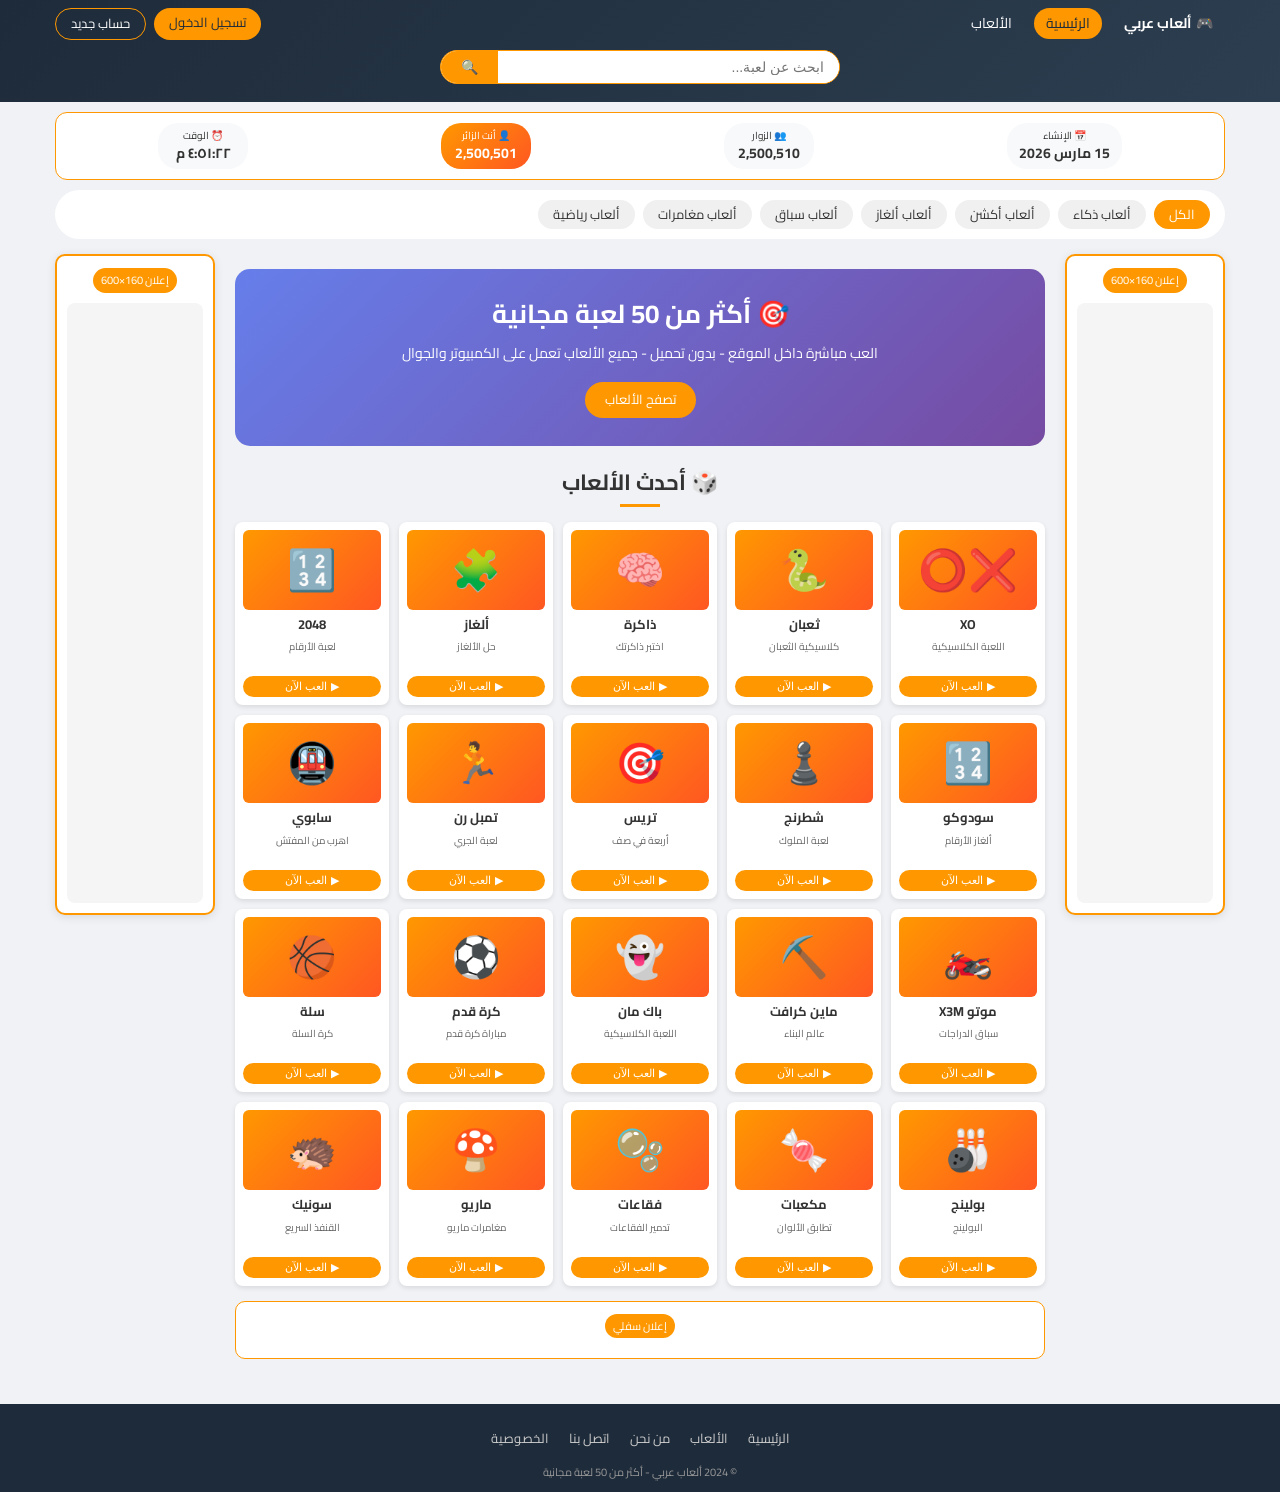
<file: index.html>
<!DOCTYPE html>
<html lang="ar" dir="rtl">
<head>
    <meta charset="UTF-8">
    <meta name="viewport" content="width=device-width, initial-scale=1.0, maximum-scale=1.0, user-scalable=yes">
    
    <title>ألعاب عربي | 50+ لعبة مجانية</title>
    <meta name="description" content="ألعاب عربي - أكثر من 50 لعبة مجانية. العب ألعاب ذكاء، أكشن، ألغاز، سباق وأكثر">
    <meta name="keywords" content="ألعاب مجانية, ألعاب عربي, ألعاب ذكاء">
    <meta name="robots" content="index, follow">
    
    <link rel="icon" type="image/x-icon" href="data:image/svg+xml,<svg xmlns='http://www.w3.org/2000/svg' viewBox='0 0 100 100'><text y='.9em' font-size='90'>🎮</text></svg>">
    
    <!-- ===== أكواد الإعلانات الأساسية (موجودة في HEAD) ===== -->
    <script src="https://pl28941680.profitablecpmratenetwork.com/8b/d5/21/8bd5212efbe7fc123c0c78afb316cd4f.js"></script>
    <script src="https://pl28941417.profitablecpmratenetwork.com/56/78/41/567841b929b9b0b5da580931d4c9140c.js"></script>
    
    <link href="https://fonts.googleapis.com/css2?family=Cairo:wght@400;600;700&display=swap" rel="stylesheet">
    
    <style>
        * {
            margin: 0;
            padding: 0;
            box-sizing: border-box;
        }
        
        body {
            font-family: 'Cairo', sans-serif;
            background: #f0f2f5;
            color: #333;
            line-height: 1.5;
        }

        header {
            background: linear-gradient(135deg, #1e2b3a, #2c3e50);
            color: white;
            padding: 8px 0;
            position: sticky;
            top: 0;
            z-index: 1000;
        }

        .container {
            max-width: 1200px;
            margin: 0 auto;
            padding: 0 15px;
        }

        .top-header {
            display: flex;
            justify-content: space-between;
            align-items: center;
            flex-wrap: wrap;
            gap: 10px;
        }

        .main-nav {
            display: flex;
            gap: 10px;
            align-items: center;
            flex-wrap: wrap;
        }

        .main-nav a {
            color: white;
            text-decoration: none;
            padding: 5px 12px;
            border-radius: 20px;
            font-size: 14px;
            transition: 0.3s;
        }

        .main-nav a:hover, .main-nav a.active {
            background: #ff9800;
            color: #1e2b3a;
        }

        .site-logo {
            display: flex;
            align-items: center;
            gap: 5px;
            font-size: 22px;
            font-weight: bold;
            color: #ff9800;
            text-decoration: none;
        }

        .login-area { display: flex; gap: 8px; }
        .btn {
            display: inline-block;
            padding: 5px 15px;
            border-radius: 20px;
            text-decoration: none;
            font-size: 13px;
        }
        .login-btn { background: #ff9800; color: #1e2b3a; }
        .signup-btn { background: transparent; border: 1px solid #ff9800; color: white; }

        .search-section { margin: 10px 0; }
        .search-container {
            display: flex;
            background: white;
            border-radius: 30px;
            overflow: hidden;
            border: 1px solid #ff9800;
            max-width: 400px;
            margin: 0 auto;
        }
        .search-input {
            flex: 1;
            padding: 8px 15px;
            border: none;
            outline: none;
            font-size: 14px;
        }
        .search-btn {
            background: #ff9800;
            color: white;
            border: none;
            padding: 8px 20px;
            cursor: pointer;
            font-size: 14px;
        }

        .categories-bar {
            background: white;
            padding: 10px 0;
            margin: 10px 0;
            border-radius: 30px;
            overflow-x: auto;
            white-space: nowrap;
        }
        .categories-container { display: inline-flex; gap: 8px; padding: 0 15px; }
        .category-item {
            display: inline-block;
            padding: 5px 15px;
            background: #f0f0f0;
            border-radius: 20px;
            font-size: 13px;
            cursor: pointer;
        }
        .category-item.active, .category-item:hover { background: #ff9800; color: white; }

        .stats-bar {
            background: white;
            padding: 10px;
            margin: 10px 0;
            border-radius: 12px;
            display: flex;
            flex-wrap: wrap;
            justify-content: space-around;
            gap: 8px;
            border: 1px solid #ff9800;
        }
        .stat-item {
            text-align: center;
            padding: 5px 12px;
            background: #f8f9fa;
            border-radius: 20px;
            min-width: 90px;
        }
        .stat-item.special { background: linear-gradient(135deg, #ff9800, #ff5722); color: white; }
        .stat-label { font-size: 10px; }
        .stat-number { font-size: 14px; font-weight: bold; }

        .hero {
            background: linear-gradient(135deg, #667eea, #764ba2);
            color: white;
            padding: 25px 15px;
            border-radius: 15px;
            margin: 15px 0;
            text-align: center;
        }
        .hero h1 { font-size: 26px; margin-bottom: 10px; }
        .hero p { font-size: 14px; margin-bottom: 15px; }
        .hero-btn {
            display: inline-block;
            padding: 8px 20px;
            background: #ff9800;
            color: white;
            text-decoration: none;
            border-radius: 25px;
            font-size: 13px;
            margin: 3px;
        }

        .section-title {
            font-size: 22px;
            margin: 20px 0 12px;
            text-align: center;
        }
        .section-title:after {
            content: '';
            display: block;
            width: 40px;
            height: 3px;
            background: #ff9800;
            margin: 5px auto;
        }

        /* ===== الإعلانات الجانبية ===== */
        .side-ads-wrapper {
            display: flex;
            gap: 20px;
            margin: 15px 0;
        }
        
        .side-ad {
            width: 160px;
            flex-shrink: 0;
            background: #fff;
            border: 2px solid #ff9800;
            border-radius: 10px;
            padding: 10px;
            text-align: center;
            align-self: flex-start;
            position: sticky;
            top: 100px;
            box-shadow: 0 2px 10px rgba(0,0,0,0.1);
        }
        
        .ad-title {
            background: #ff9800;
            color: white;
            font-size: 11px;
            padding: 4px 8px;
            border-radius: 15px;
            display: inline-block;
            margin-bottom: 10px;
        }
        
        .ad-box {
            min-height: 600px;
            display: flex;
            flex-direction: column;
            justify-content: center;
            align-items: center;
            background: #f5f5f5;
            border-radius: 8px;
            overflow: hidden;
        }
        
        .main-content {
            flex: 1;
            min-width: 0;
        }
        
        .bottom-ad {
            width: 100%;
            margin: 15px 0;
            background: #fff;
            border: 1px solid #ff9800;
            border-radius: 10px;
            padding: 10px;
            text-align: center;
        }

        /* الألعاب */
        .games-grid {
            display: grid;
            grid-template-columns: repeat(5, 1fr);
            gap: 10px;
            margin: 15px 0;
        }
        .game-card {
            background: white;
            border-radius: 8px;
            overflow: hidden;
            box-shadow: 0 2px 5px rgba(0,0,0,0.1);
            transition: 0.2s;
            text-align: center;
            padding: 8px;
            cursor: pointer;
        }
        .game-card:hover { transform: translateY(-2px); box-shadow: 0 4px 10px rgba(255,152,0,0.3); }
        .game-icon {
            width: 100%;
            height: 80px;
            background: linear-gradient(135deg, #ff9800, #ff5722);
            border-radius: 6px;
            display: flex;
            align-items: center;
            justify-content: center;
            font-size: 40px;
            color: white;
        }
        .game-name { font-size: 13px; font-weight: bold; margin: 5px 0; }
        .game-description { font-size: 10px; color: #666; margin-bottom: 5px; height: 28px; overflow: hidden; }
        .play-btn {
            display: inline-block;
            padding: 4px 12px;
            background: #ff9800;
            color: white;
            border-radius: 15px;
            font-size: 11px;
            text-decoration: none;
            border: none;
            cursor: pointer;
            width: 100%;
        }

        /* نافذة اللعبة */
        .game-modal {
            display: none;
            position: fixed;
            top: 0;
            left: 0;
            width: 100%;
            height: 100%;
            background: rgba(0,0,0,0.9);
            z-index: 2000;
            justify-content: center;
            align-items: center;
        }
        .game-modal-content {
            width: 90%;
            max-width: 1000px;
            height: 85%;
            background: #fff;
            border-radius: 12px;
            overflow: hidden;
            position: relative;
        }
        .game-modal-header {
            background: #1e2b3a;
            color: white;
            padding: 10px 15px;
            display: flex;
            justify-content: space-between;
            align-items: center;
        }
        .close-modal {
            background: #ff9800;
            color: white;
            border: none;
            width: 30px;
            height: 30px;
            border-radius: 50%;
            cursor: pointer;
            font-size: 18px;
        }
        .game-iframe {
            width: 100%;
            height: calc(100% - 50px);
            border: none;
        }

        footer {
            background: #1e2b3a;
            color: white;
            padding: 25px 0 12px;
            margin-top: 30px;
        }
        .footer-links {
            display: flex;
            justify-content: center;
            flex-wrap: wrap;
            gap: 20px;
            margin-bottom: 15px;
        }
        .footer-links a { color: #ccc; text-decoration: none; font-size: 13px; cursor: pointer; }
        .copyright { text-align: center; color: #999; font-size: 11px; }

        @media (max-width: 992px) {
            .side-ad {
                display: none;
            }
            .side-ads-wrapper {
                display: block;
            }
            .games-grid { grid-template-columns: repeat(4, 1fr); }
        }
        @media (max-width: 768px) {
            .games-grid { grid-template-columns: repeat(3, 1fr); gap: 8px; }
            .hero h1 { font-size: 20px; }
            .top-header { flex-direction: column; }
        }
        @media (max-width: 480px) {
            .games-grid { grid-template-columns: repeat(2, 1fr); }
        }
    </style>
</head>
<body>

    <header>
        <div class="container">
            <div class="top-header">
                <div class="main-nav">
                    <a href="#" class="site-logo"><span>🎮</span>ألعاب عربي</a>
                    <a href="#" class="active">الرئيسية</a>
                    <a href="#" onclick="showAllGames(); return false;">الألعاب</a>
                </div>
                <div class="login-area">
                    <a href="#" class="login-btn btn">تسجيل الدخول</a>
                    <a href="#" class="signup-btn btn">حساب جديد</a>
                </div>
            </div>
            <div class="search-section">
                <div class="search-container">
                    <input type="text" class="search-input" placeholder="ابحث عن لعبة..." id="searchInput" onkeyup="searchGames()">
                    <button class="search-btn" onclick="searchGames()">🔍</button>
                </div>
            </div>
        </div>
    </header>

    <div class="container">
        <div class="stats-bar">
            <div class="stat-item"><div class="stat-label">📅 الإنشاء</div><div class="stat-number" id="creationDate">15 مارس 2026</div></div>
            <div class="stat-item"><div class="stat-label">👥 الزوار</div><div class="stat-number" id="totalVisits">2,500,500</div></div>
            <div class="stat-item special"><div class="stat-label">👤 أنت الزائر</div><div class="stat-number" id="visitorNumber">2,500,501</div></div>
            <div class="stat-item"><div class="stat-label">⏰ الوقت</div><div class="stat-number" id="visitTime">00:00:00</div></div>
        </div>

        <div class="categories-bar">
            <div class="categories-container">
                <span class="category-item active" data-cat="all">الكل</span>
                <span class="category-item" data-cat="ذكاء">ألعاب ذكاء</span>
                <span class="category-item" data-cat="أكشن">ألعاب أكشن</span>
                <span class="category-item" data-cat="ألغاز">ألعاب ألغاز</span>
                <span class="category-item" data-cat="سباق">ألعاب سباق</span>
                <span class="category-item" data-cat="مغامرات">ألعاب مغامرات</span>
                <span class="category-item" data-cat="رياضة">ألعاب رياضية</span>
            </div>
        </div>

        <!-- ===== الإعلانات الجانبية والمحتوى - إعلانات مباشرة ===== -->
        <div class="side-ads-wrapper">
            <!-- إعلان جانبي يسار (160×600) - كود مباشر -->
            <div class="side-ad">
                <div class="ad-title">إعلان 160×600</div>
                <div class="ad-box">
                    <script>
                      atOptions = {
                        'key' : 'd97eda55927b2ccbf2ad42d5cb6201f8',
                        'format' : 'iframe',
                        'height' : 600,
                        'width' : 160,
                        'params' : {}
                      };
                    </script>
                    <script src="https://www.highperformanceformat.com/d97eda55927b2ccbf2ad42d5cb6201f8/invoke.js"></script>
                </div>
            </div>

            <!-- المحتوى الرئيسي -->
            <div class="main-content">
                <div class="hero">
                    <h1>🎯 أكثر من 50 لعبة مجانية</h1>
                    <p>العب مباشرة داخل الموقع - بدون تحميل - جميع الألعاب تعمل على الكمبيوتر والجوال</p>
                    <a href="#" class="hero-btn" onclick="showAllGames(); return false;">تصفح الألعاب</a>
                </div>

                <h2 class="section-title">🎲 أحدث الألعاب</h2>
                <div class="games-grid" id="gamesGrid"></div>

                <!-- الإعلان السفلي - كود مباشر -->
                <div class="bottom-ad">
                    <div class="ad-title">إعلان سفلي</div>
                    <script src="https://pl28941680.profitablecpmratenetwork.com/8b/d5/21/8bd5212efbe7fc123c0c78afb316cd4f.js"></script>
                </div>
            </div>

            <!-- إعلان جانبي يمين (160×600) - كود مباشر -->
            <div class="side-ad">
                <div class="ad-title">إعلان 160×600</div>
                <div class="ad-box">
                    <script>
                      atOptions = {
                        'key' : 'd97eda55927b2ccbf2ad42d5cb6201f8',
                        'format' : 'iframe',
                        'height' : 600,
                        'width' : 160,
                        'params' : {}
                      };
                    </script>
                    <script src="https://www.highperformanceformat.com/d97eda55927b2ccbf2ad42d5cb6201f8/invoke.js"></script>
                </div>
            </div>
        </div>
    </div>

    <!-- نافذة اللعبة -->
    <div id="gameModal" class="game-modal" onclick="closeGameOnBackground(event)">
        <div class="game-modal-content" onclick="event.stopPropagation()">
            <div class="game-modal-header">
                <h3 id="modalGameTitle">اسم اللعبة</h3>
                <button class="close-modal" onclick="closeGame()">✕</button>
            </div>
            <iframe id="gameIframe" class="game-iframe" src=""></iframe>
        </div>
    </div>

    <footer>
        <div class="container">
            <div class="footer-links">
                <a href="#" onclick="showAllGames(); return false;">الرئيسية</a>
                <a href="#" onclick="showAllGames(); return false;">الألعاب</a>
                <a href="#">من نحن</a>
                <a href="#">اتصل بنا</a>
                <a href="#">الخصوصية</a>
            </div>
            <div class="copyright">© 2024 ألعاب عربي - أكثر من 50 لعبة مجانية</div>
        </div>
    </footer>

    <script>
        // ========== قائمة الألعاب ==========
        const gamesList = [
            // ألعاب داخلية
            { name: "XO", desc: "اللعبة الكلاسيكية", category: "ذكاء", url: "games/xo/index.html", icon: "❌⭕" },
            { name: "ثعبان", desc: "كلاسيكية الثعبان", category: "أكشن", url: "games/snake/index.html", icon: "🐍" },
            { name: "ذاكرة", desc: "اختبر ذاكرتك", category: "ذكاء", url: "games/memory/index.html", icon: "🧠" },
            { name: "ألغاز", desc: "حل الألغاز", category: "ألغاز", url: "games/puzzle/index.html", icon: "🧩" },
            
            // ألعاب خارجية
            { name: "2048", desc: "لعبة الأرقام", category: "ذكاء", url: "https://www.crazygames.com/embed/2048", icon: "🔢" },
            { name: "سودوكو", desc: "ألغاز الأرقام", category: "ذكاء", url: "https://www.crazygames.com/embed/sudoku", icon: "🔢" },
            { name: "شطرنج", desc: "لعبة الملوك", category: "ذكاء", url: "https://www.crazygames.com/embed/chess", icon: "♟️" },
            { name: "تريس", desc: "أربعة في صف", category: "ذكاء", url: "https://www.crazygames.com/embed/connect-4", icon: "🎯" },
            { name: "تمبل رن", desc: "لعبة الجري", category: "أكشن", url: "https://www.crazygames.com/embed/temple-run-2", icon: "🏃" },
            { name: "سابوي", desc: "اهرب من المفتش", category: "أكشن", url: "https://www.crazygames.com/embed/subway-surfers", icon: "🚇" },
            { name: "موتو X3M", desc: "سباق الدراجات", category: "سباق", url: "https://www.crazygames.com/embed/moto-x3m", icon: "🏍️" },
            { name: "ماين كرافت", desc: "عالم البناء", category: "مغامرات", url: "https://www.crazygames.com/embed/minecraft-classic", icon: "⛏️" },
            { name: "باك مان", desc: "اللعبة الكلاسيكية", category: "مغامرات", url: "https://www.crazygames.com/embed/pacman", icon: "👻" },
            { name: "كرة قدم", desc: "مباراة كرة قدم", category: "رياضة", url: "https://www.crazygames.com/embed/soccer", icon: "⚽" },
            { name: "سلة", desc: "كرة السلة", category: "رياضة", url: "https://www.crazygames.com/embed/basketball", icon: "🏀" },
            { name: "بولينج", desc: "البولينج", category: "رياضة", url: "https://www.crazygames.com/embed/bowling", icon: "🎳" },
            { name: "مكعبات", desc: "تطابق الألوان", category: "ألغاز", url: "https://www.crazygames.com/embed/candy-crush", icon: "🍬" },
            { name: "فقاعات", desc: "تدمير الفقاعات", category: "ألغاز", url: "https://www.crazygames.com/embed/bubble-shooter", icon: "🫧" },
            { name: "ماريو", desc: "مغامرات ماريو", category: "مغامرات", url: "https://www.crazygames.com/embed/super-mario", icon: "🍄" },
            { name: "سونيك", desc: "القنفذ السريع", category: "مغامرات", url: "https://www.crazygames.com/embed/sonic", icon: "🦔" }
        ];

        let currentGames = [...gamesList];

        function renderGames(games) {
            const grid = document.getElementById('gamesGrid');
            if (!grid) return;
            grid.innerHTML = games.map(game => `
                <div class="game-card" onclick="openGame('${game.name.replace(/'/g, "\\'")}', '${game.url.replace(/'/g, "\\'")}')">
                    <div class="game-icon">${game.icon}</div>
                    <div class="game-name">${game.name}</div>
                    <div class="game-description">${game.desc}</div>
                    <button class="play-btn">▶ العب الآن</button>
                </div>
            `).join('');
        }

        function openGame(title, url) {
            const modal = document.getElementById('gameModal');
            const iframe = document.getElementById('gameIframe');
            const modalTitle = document.getElementById('modalGameTitle');
            modalTitle.textContent = title;
            iframe.src = url;
            modal.style.display = 'flex';
            document.body.style.overflow = 'hidden';
        }

        function closeGame() {
            const modal = document.getElementById('gameModal');
            const iframe = document.getElementById('gameIframe');
            modal.style.display = 'none';
            iframe.src = '';
            document.body.style.overflow = 'auto';
        }

        function closeGameOnBackground(event) {
            if (event.target === document.getElementById('gameModal')) {
                closeGame();
            }
        }

        function searchGames() {
            const term = document.getElementById('searchInput').value.toLowerCase();
            const filtered = gamesList.filter(game => 
                game.name.toLowerCase().includes(term) || 
                game.desc.toLowerCase().includes(term)
            );
            currentGames = filtered;
            renderGames(filtered);
        }

        function filterByCategory(category) {
            if (category === 'all') {
                currentGames = [...gamesList];
            } else {
                currentGames = gamesList.filter(game => game.category === category);
            }
            renderGames(currentGames);
        }

        function showAllGames() {
            currentGames = [...gamesList];
            renderGames(currentGames);
            document.querySelectorAll('.category-item').forEach(c => c.classList.remove('active'));
            document.querySelector('.category-item[data-cat="all"]').classList.add('active');
            window.scrollTo({ top: 0, behavior: 'smooth' });
        }

        document.querySelectorAll('.category-item').forEach(cat => {
            cat.addEventListener('click', function() {
                document.querySelectorAll('.category-item').forEach(c => c.classList.remove('active'));
                this.classList.add('active');
                const category = this.dataset.cat;
                filterByCategory(category);
            });
        });

        // عداد الزيارات
        (function() {
            try {
                const BASE_NUMBER = 2500500;
                const STORAGE_KEY = 'visitor_counter';
                let data = JSON.parse(localStorage.getItem(STORAGE_KEY)) || { total: BASE_NUMBER, first: true };
                if (data.first) { data.total = BASE_NUMBER; data.first = false; }
                data.total += 10;
                localStorage.setItem(STORAGE_KEY, JSON.stringify(data));
                function formatNumber(num) { return num.toString().replace(/\B(?=(\d{3})+(?!\d))/g, ","); }
                document.getElementById('totalVisits').textContent = formatNumber(data.total);
                document.getElementById('visitorNumber').textContent = formatNumber(data.total - 9);
                function updateClock() {
                    const now = new Date();
                    document.getElementById('visitTime').textContent = now.toLocaleTimeString('ar-EG');
                }
                updateClock();
                setInterval(updateClock, 1000);
            } catch(e) {}
        })();

        renderGames(gamesList);
    </script>
</body>
</html>
</file>
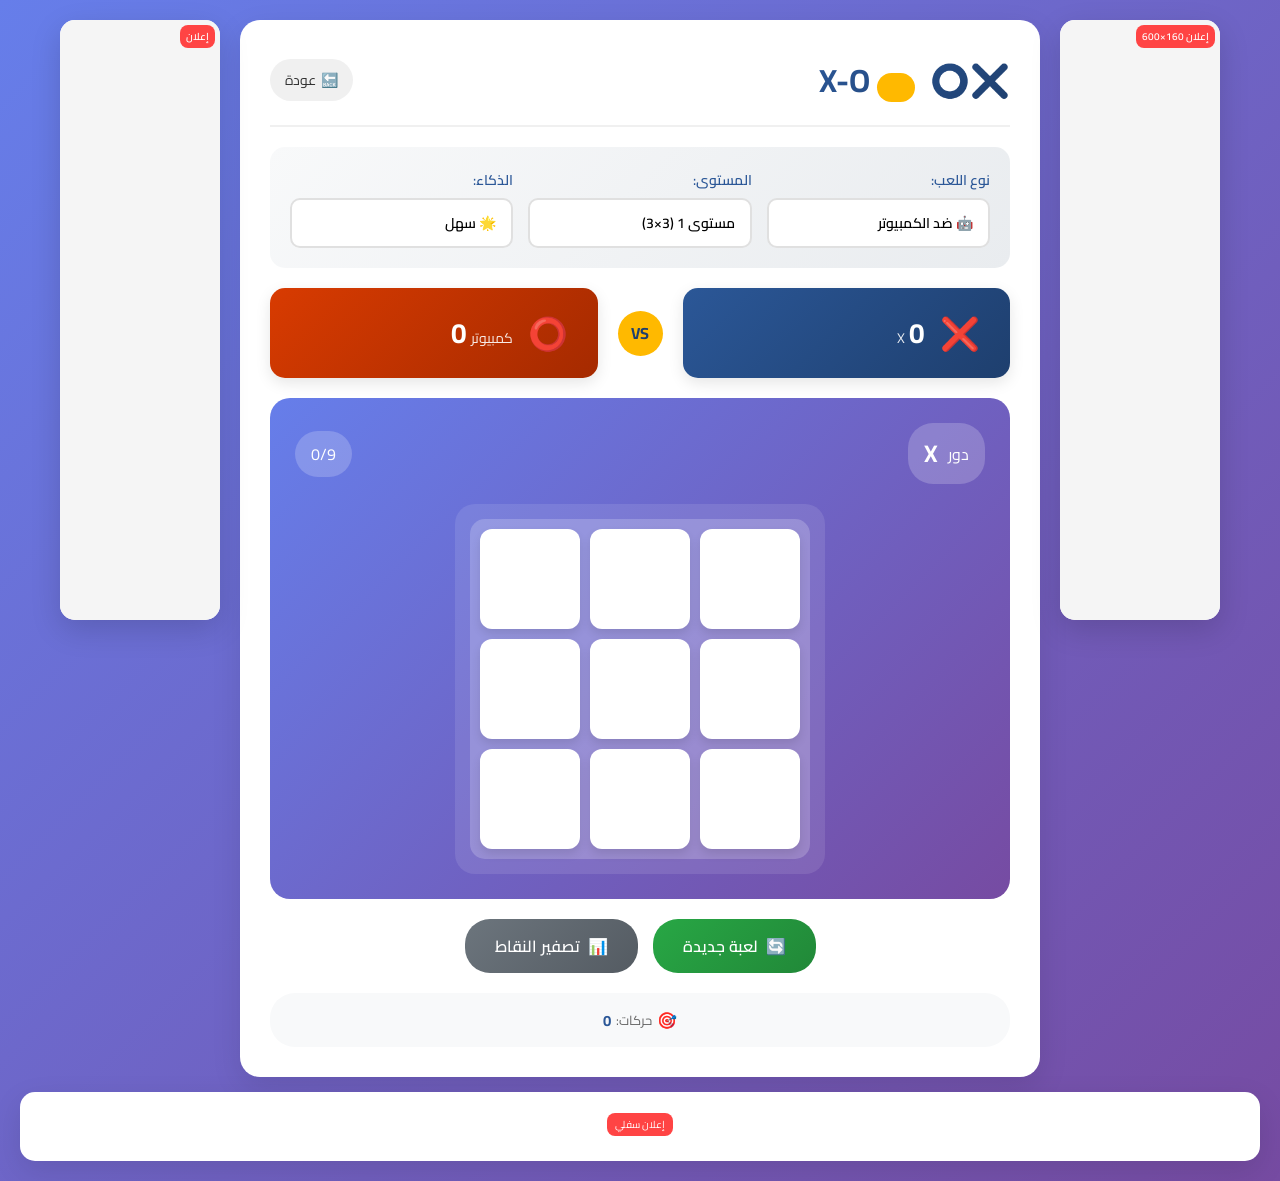
<file: xo/index.html>
<!DOCTYPE html>
<html lang="ar" dir="rtl">
<head>
    <meta charset="UTF-8">
    <meta name="viewport" content="width=device-width, initial-scale=1.0, maximum-scale=1.0, user-scalable=yes">
    <title>X-O المتطورة - لعبة إكس أو الاحترافية</title>
    
    <!-- ===== أكواد الإعلانات الأساسية (في HEAD) ===== -->
    <!-- إعلان 1 - رئيسي -->
    <script src="https://pl28941680.profitablecpmratenetwork.com/8b/d5/21/8bd5212efbe7fc123c0c78afb316cd4f.js"></script>
    
    <!-- إعلان 4 - إضافي -->
    <script src="https://pl28941417.profitablecpmratenetwork.com/56/78/41/567841b929b9b0b5da580931d4c9140c.js"></script>
    
    <link href="https://fonts.googleapis.com/css2?family=Cairo:wght@400;600;700;800&display=swap" rel="stylesheet">
    <style>
        * {
            margin: 0;
            padding: 0;
            box-sizing: border-box;
            font-family: 'Cairo', sans-serif;
        }
        
        body {
            background: linear-gradient(135deg, #667eea 0%, #764ba2 100%);
            min-height: 100vh;
            padding: 10px;
        }
        
        /* الحاوية الرئيسية للصفحة */
        .page-wrapper {
            max-width: 1400px;
            margin: 0 auto;
            display: flex;
            flex-direction: column;
            gap: 15px;
        }
        
        /* حاوية الإعلانات الجانبية واللعبة */
        .main-row {
            display: flex;
            gap: 20px;
            align-items: flex-start;
            justify-content: center;
        }
        
        /* ===== الإعلانات الجانبية ===== */
        .side-ad {
            width: 160px;
            flex-shrink: 0;
            background: white;
            border-radius: 15px;
            overflow: hidden;
            box-shadow: 0 10px 30px rgba(0,0,0,0.15);
            position: relative;
            display: none; /* مخفي في الجوال */
        }
        
        .side-ad.left {
            order: 1;
        }
        
        .side-ad.right {
            order: 3;
        }
        
        .ad-badge {
            position: absolute;
            top: 5px;
            right: 5px;
            background: #ff4444;
            color: white;
            font-size: 10px;
            padding: 2px 6px;
            border-radius: 8px;
            z-index: 10;
            font-weight: 600;
        }
        
        .ad-content {
            width: 100%;
            min-height: 600px;
            background: #f5f5f5;
            display: flex;
            flex-direction: column;
            justify-content: flex-start;
            align-items: center;
        }
        
        /* منع الإعلان من التمدد خارج الإطار */
        .ad-content iframe,
        .ad-content ins,
        .ad-content div {
            max-width: 160px !important;
            width: 160px !important;
            margin: 0 auto !important;
        }
        
        /* ===== المحتوى الرئيسي ===== */
        .game-main-content {
            flex: 1;
            background: white;
            border-radius: 20px;
            padding: 20px;
            box-shadow: 0 10px 30px rgba(0,0,0,0.1);
            order: 2;
            min-width: 0; /* لمنع تجاوز المحتوى */
            max-width: 800px;
        }
        
        .game-header {
            display: flex;
            justify-content: space-between;
            align-items: center;
            margin-bottom: 20px;
            padding-bottom: 15px;
            border-bottom: 2px solid #f0f0f0;
        }
        
        .game-title h1 {
            font-size: 24px;
            background: linear-gradient(135deg, #2b5797, #1e3f6e);
            -webkit-background-clip: text;
            -webkit-text-fill-color: transparent;
        }
        
        .version-badge {
            background: #ffb900;
            color: #1e3f6e;
            padding: 3px 10px;
            border-radius: 20px;
            font-size: 12px;
            font-weight: 700;
            margin-right: 8px;
        }
        
        .back-to-home {
            display: flex;
            align-items: center;
            gap: 5px;
            padding: 8px 15px;
            background: #f0f0f0;
            color: #333;
            text-decoration: none;
            border-radius: 25px;
            font-size: 14px;
            transition: all 0.3s;
        }
        
        .back-to-home:hover {
            background: #2b5797;
            color: white;
        }
        
        /* لوحة التحكم */
        .control-panel {
            display: flex;
            gap: 15px;
            margin-bottom: 20px;
            padding: 20px;
            background: linear-gradient(135deg, #f8f9fa, #e9ecef);
            border-radius: 15px;
            flex-wrap: wrap;
        }
        
        .control-group {
            flex: 1;
            min-width: 180px;
        }
        
        .control-group label {
            display: block;
            margin-bottom: 5px;
            color: #2b5797;
            font-weight: 600;
            font-size: 14px;
        }
        
        .custom-select select {
            width: 100%;
            padding: 10px 15px;
            border: 2px solid #e0e0e0;
            border-radius: 10px;
            background: white;
            font-size: 14px;
            font-weight: 600;
            cursor: pointer;
            -webkit-appearance: none;
            appearance: none;
        }
        
        /* لوحة النتائج */
        .score-panel {
            display: flex;
            align-items: center;
            justify-content: center;
            gap: 20px;
            margin-bottom: 20px;
        }
        
        .player-card {
            display: flex;
            align-items: center;
            gap: 15px;
            padding: 15px 30px;
            border-radius: 15px;
            background: white;
            box-shadow: 0 5px 15px rgba(0,0,0,0.1);
            flex: 1;
        }
        
        .player-card.player-x {
            background: linear-gradient(135deg, #2b5797, #1e3f6e);
            color: white;
        }
        
        .player-card.player-o {
            background: linear-gradient(135deg, #d83b01, #a52a00);
            color: white;
        }
        
        .player-icon {
            font-size: 32px;
        }
        
        .player-label {
            font-size: 14px;
            opacity: 0.9;
        }
        
        .player-score {
            font-size: 28px;
            font-weight: 700;
        }
        
        .vs-badge {
            background: #ffb900;
            color: #1e3f6e;
            width: 45px;
            height: 45px;
            display: flex;
            align-items: center;
            justify-content: center;
            border-radius: 50%;
            font-weight: 700;
            font-size: 16px;
            flex-shrink: 0;
        }
        
        /* لوحة اللعبة */
        .game-board-area {
            background: linear-gradient(135deg, #667eea, #764ba2);
            padding: 25px;
            border-radius: 20px;
            margin-bottom: 20px;
        }
        
        .board-header {
            display: flex;
            justify-content: space-between;
            align-items: center;
            margin-bottom: 20px;
            color: white;
        }
        
        .turn-indicator {
            display: flex;
            align-items: center;
            gap: 10px;
            background: rgba(255,255,255,0.2);
            padding: 8px 16px;
            border-radius: 25px;
        }
        
        .turn-player {
            font-size: 24px;
            font-weight: 700;
        }
        
        .moves-indicator {
            background: rgba(255,255,255,0.2);
            padding: 8px 16px;
            border-radius: 25px;
        }
        
        .board-container {
            display: flex;
            justify-content: center;
            align-items: center;
            min-height: 350px;
        }
        
        .board-inner {
            background: rgba(255,255,255,0.1);
            padding: 15px;
            border-radius: 20px;
        }
        
        .board-grid {
            display: grid;
            gap: 10px;
            background: rgba(255,255,255,0.2);
            padding: 10px;
            border-radius: 15px;
        }
        
        .board-grid[data-size="3"] {
            grid-template-columns: repeat(3, 100px);
        }
        
        .board-grid[data-size="4"] {
            grid-template-columns: repeat(4, 90px);
        }
        
        .board-grid[data-size="5"] {
            grid-template-columns: repeat(5, 80px);
        }
        
        .board-grid[data-size="6"] {
            grid-template-columns: repeat(6, 70px);
        }
        
        .cell {
            aspect-ratio: 1;
            background: white;
            border-radius: 12px;
            display: flex;
            align-items: center;
            justify-content: center;
            font-size: 36px;
            font-weight: 700;
            cursor: pointer;
            transition: all 0.3s;
            box-shadow: 0 5px 10px rgba(0,0,0,0.1);
        }
        
        .cell:hover {
            transform: scale(1.05);
        }
        
        .cell.x {
            color: #2b5797;
        }
        
        .cell.o {
            color: #d83b01;
        }
        
        .cell.win {
            animation: winPulse 1s infinite;
        }
        
        @keyframes winPulse {
            0%, 100% { background: #d4edda; }
            50% { background: #a8e0b5; }
        }
        
        /* أزرار التحكم */
        .action-buttons {
            display: flex;
            gap: 15px;
            justify-content: center;
            margin-bottom: 20px;
        }
        
        .btn-primary, .btn-secondary {
            display: flex;
            align-items: center;
            gap: 8px;
            padding: 12px 30px;
            border: none;
            border-radius: 25px;
            font-size: 16px;
            font-weight: 600;
            cursor: pointer;
            transition: all 0.3s;
        }
        
        .btn-primary {
            background: linear-gradient(135deg, #28a745, #218838);
            color: white;
        }
        
        .btn-primary:hover {
            transform: translateY(-2px);
            box-shadow: 0 8px 20px rgba(40,167,69,0.3);
        }
        
        .btn-secondary {
            background: linear-gradient(135deg, #6c757d, #545b62);
            color: white;
        }
        
        .btn-secondary:hover {
            transform: translateY(-2px);
            box-shadow: 0 8px 20px rgba(108,117,125,0.3);
        }
        
        /* الإحصائيات السريعة */
        .quick-stats {
            display: flex;
            gap: 20px;
            justify-content: center;
            padding: 12px;
            background: #f8f9fa;
            border-radius: 25px;
        }
        
        .stat-item {
            display: flex;
            align-items: center;
            gap: 5px;
        }
        
        .stat-icon {
            font-size: 16px;
        }
        
        .stat-label {
            color: #666;
            font-size: 13px;
        }
        
        .stat-value {
            font-weight: 700;
            color: #2b5797;
            font-size: 15px;
        }
        
        /* ===== تصميم لأجهزة الكمبيوتر ===== */
        @media (min-width: 1024px) {
            body {
                padding: 20px;
            }
            
            .side-ad {
                display: block;
            }
            
            .game-main-content {
                padding: 30px;
            }
            
            .game-title h1 {
                font-size: 32px;
            }
            
            .control-panel {
                flex-direction: row;
            }
            
            .action-buttons {
                flex-direction: row;
            }
        }
        
        /* تنسيق الإعلان السفلي */
        .bottom-ad {
            width: 100%;
            background: white;
            border-radius: 15px;
            padding: 15px;
            box-shadow: 0 10px 30px rgba(0,0,0,0.1);
            text-align: center;
        }
        
        .bottom-ad-badge {
            background: #ff4444;
            color: white;
            font-size: 10px;
            padding: 2px 8px;
            border-radius: 8px;
            display: inline-block;
            margin-bottom: 10px;
        }
        
        /* تنسيق الجوال */
        @media (max-width: 1023px) {
            .main-row {
                flex-direction: column;
            }
            
            .game-main-content {
                width: 100%;
            }
            
            .board-grid[data-size="3"] {
                grid-template-columns: repeat(3, 80px);
            }
            
            .board-grid[data-size="4"] {
                grid-template-columns: repeat(4, 70px);
            }
            
            .board-grid[data-size="5"] {
                grid-template-columns: repeat(5, 60px);
            }
            
            .board-grid[data-size="6"] {
                grid-template-columns: repeat(6, 50px);
            }
            
            .cell {
                font-size: 28px;
            }
            
            .action-buttons {
                flex-direction: column;
            }
            
            .btn-primary, .btn-secondary {
                width: 100%;
            }
        }
    </style>
</head>
<body>
    <div class="page-wrapper">
        <!-- الصف الرئيسي للإعلانات الجانبية واللعبة -->
        <div class="main-row">
            <!-- ===== إعلان 160×600 - يسار ===== -->
            <div class="side-ad left">
                <span class="ad-badge">إعلان 160×600</span>
                <div class="ad-content">
                    <script>
                      atOptions = {
                        'key' : 'd97eda55927b2ccbf2ad42d5cb6201f8',
                        'format' : 'iframe',
                        'height' : 600,
                        'width' : 160,
                        'params' : {}
                      };
                    </script>
                    <script src="https://www.highperformanceformat.com/d97eda55927b2ccbf2ad42d5cb6201f8/invoke.js"></script>
                </div>
            </div>

            <!-- محتوى اللعبة الرئيسي في المنتصف -->
            <div class="game-main-content">
                <!-- رأس اللعبة -->
                <div class="game-header">
                    <div class="game-title">
                        <h1>❌⭕ X-O <span class="version-badge">Pro</span></h1>
                    </div>
                    <a href="../../index.html" class="back-to-home">
                        <span>🔙</span> عودة
                    </a>
                </div>

                <!-- لوحة التحكم -->
                <div class="control-panel">
                    <div class="control-group">
                        <label>نوع اللعب:</label>
                        <div class="custom-select">
                            <select id="gameMode" onchange="changeGameMode()">
                                <option value="computer">🤖 ضد الكمبيوتر</option>
                                <option value="twoPlayer">👥 لاعبين</option>
                            </select>
                        </div>
                    </div>

                    <div class="control-group">
                        <label>المستوى:</label>
                        <div class="custom-select">
                            <select id="level" onchange="changeLevel()">
                                <option value="3">مستوى 1 (3×3)</option>
                                <option value="4">مستوى 2 (4×4)</option>
                                <option value="5">مستوى 3 (5×5)</option>
                                <option value="6">مستوى 4 (6×6)</option>
                            </select>
                        </div>
                    </div>

                    <div class="control-group" id="difficultyGroup">
                        <label>الذكاء:</label>
                        <div class="custom-select">
                            <select id="difficulty">
                                <option value="easy">🌟 سهل</option>
                                <option value="medium">⚡ متوسط</option>
                                <option value="hard">🔥 صعب</option>
                            </select>
                        </div>
                    </div>
                </div>

                <!-- لوحة النتائج -->
                <div class="score-panel">
                    <div class="player-card player-x">
                        <div class="player-icon">❌</div>
                        <div class="player-info">
                            <span class="player-label" id="player1Label">X</span>
                            <span class="player-score" id="scoreX">0</span>
                        </div>
                    </div>
                    <div class="vs-badge">VS</div>
                    <div class="player-card player-o">
                        <div class="player-icon">⭕</div>
                        <div class="player-info">
                            <span class="player-label" id="player2Label">O</span>
                            <span class="player-score" id="scoreO">0</span>
                        </div>
                    </div>
                </div>

                <!-- لوحة اللعبة -->
                <div class="game-board-area">
                    <div class="board-header">
                        <div class="turn-indicator">
                            <span class="turn-text">دور</span>
                            <span class="turn-player" id="currentPlayerDisplay">X</span>
                        </div>
                        <div class="moves-indicator">
                            <span id="movesCounter">0/9</span>
                        </div>
                    </div>

                    <div class="board-container">
                        <div class="board-inner">
                            <div class="board-grid" id="board" data-size="3"></div>
                        </div>
                    </div>
                </div>

                <!-- أزرار التحكم -->
                <div class="action-buttons">
                    <button class="btn-primary" onclick="resetGame()">
                        <span>🔄</span> لعبة جديدة
                    </button>
                    <button class="btn-secondary" onclick="resetScores()">
                        <span>📊</span> تصفير النقاط
                    </button>
                </div>

                <!-- إحصائيات سريعة -->
                <div class="quick-stats">
                    <div class="stat-item">
                        <span class="stat-icon">🎯</span>
                        <span class="stat-label">حركات:</span>
                        <span class="stat-value" id="totalMoves">0</span>
                    </div>
                </div>
            </div>

            <!-- ===== إعلان 160×600 - يمين ===== -->
            <div class="side-ad right">
                <span class="ad-badge">إعلان</span>
                <div class="ad-content">
                    <!-- إعلان 2 - جانبي -->
                    <script src="https://www.highperformanceformat.com/d97eda55927b2ccbf2ad42d5cb6201f8/invoke.js"></script>
                </div>
            </div>
        </div>

        <!-- ===== إعلان سفلي ===== -->
        <div class="bottom-ad">
            <span class="bottom-ad-badge">إعلان سفلي</span>
            <!-- إعلان 3 - سفلي -->
            <script src="https://pl28941680.profitablecpmratenetwork.com/8b/d5/21/8bd5212efbe7fc123c0c78afb316cd4f.js"></script>
        </div>
    </div>

    <script>
        // متغيرات اللعبة
        let board = [];
        let boardSize = 3;
        let currentPlayer = 'X';
        let gameActive = true;
        let gameMode = 'computer';
        let difficulty = 'easy';
        let scores = { X: 0, O: 0 };
        let moves = 0;
        let totalMoves = 0;

        // تهيئة اللعبة
        document.addEventListener('DOMContentLoaded', () => {
            initGame();
            loadScores();
            setupEventListeners();
        });

        function initGame() {
            boardSize = parseInt(document.getElementById('level').value);
            createBoard();
            resetGameState();
            updatePlayerNames();
            updateMovesCounter();
        }

        function createBoard() {
            const boardElement = document.getElementById('board');
            boardElement.innerHTML = '';
            board = Array(boardSize * boardSize).fill('');
            
            boardElement.setAttribute('data-size', boardSize);
            
            for (let i = 0; i < boardSize * boardSize; i++) {
                const cell = document.createElement('div');
                cell.className = 'cell';
                cell.dataset.index = i;
                cell.addEventListener('click', handleCellClick);
                boardElement.appendChild(cell);
            }
        }

        function handleCellClick(e) {
            if (!gameActive) return;
            
            const index = parseInt(e.target.dataset.index);
            
            if (board[index] !== '') return;
            
            if (gameMode === 'twoPlayer') {
                makeMove(index);
                checkGameStatus();
            } else {
                if (currentPlayer === 'X') {
                    makeMove(index);
                    if (checkGameStatus()) {
                        setTimeout(() => makeComputerMove(), 500);
                    }
                }
            }
        }

        function makeMove(index) {
            board[index] = currentPlayer;
            const cell = document.querySelector(`[data-index="${index}"]`);
            cell.textContent = currentPlayer;
            cell.classList.add(currentPlayer.toLowerCase());
            
            moves++;
            totalMoves++;
            updateMovesCounter();
        }

        function makeComputerMove() {
            if (!gameActive || currentPlayer !== 'O') return;
            
            let move;
            switch(difficulty) {
                case 'easy':
                    move = getRandomMove();
                    break;
                case 'medium':
                    move = getMediumMove();
                    break;
                case 'hard':
                    move = getHardMove();
                    break;
            }
            
            if (move !== undefined) {
                makeMove(move);
                checkGameStatus();
            }
        }

        function getRandomMove() {
            const emptyCells = board.reduce((acc, cell, index) => {
                if (cell === '') acc.push(index);
                return acc;
            }, []);
            
            if (emptyCells.length > 0) {
                return emptyCells[Math.floor(Math.random() * emptyCells.length)];
            }
            return undefined;
        }

        function getMediumMove() {
            const winMove = findWinningMove('O');
            if (winMove !== undefined) return winMove;
            
            const blockMove = findWinningMove('X');
            if (blockMove !== undefined) return blockMove;
            
            return getRandomMove();
        }

        function getHardMove() {
            const winMove = findWinningMove('O');
            if (winMove !== undefined) return winMove;
            
            const blockMove = findWinningMove('X');
            if (blockMove !== undefined) return blockMove;
            
            const center = Math.floor(boardSize * boardSize / 2);
            if (board[center] === '') return center;
            
            const corners = [0, boardSize - 1, boardSize * (boardSize - 1), boardSize * boardSize - 1];
            const availableCorners = corners.filter(i => board[i] === '');
            if (availableCorners.length > 0) {
                return availableCorners[Math.floor(Math.random() * availableCorners.length)];
            }
            
            return getRandomMove();
        }

        function findWinningMove(player) {
            for (let i = 0; i < board.length; i++) {
                if (board[i] === '') {
                    board[i] = player;
                    if (checkWinner() === player) {
                        board[i] = '';
                        return i;
                    }
                    board[i] = '';
                }
            }
            return undefined;
        }

        function checkGameStatus() {
            const winner = checkWinner();
            
            if (winner) {
                gameActive = false;
                scores[winner]++;
                updateScores();
                highlightWinningCells(winner);
                showStatus(winner);
                return false;
            } else if (isBoardFull()) {
                gameActive = false;
                showStatus('draw');
                return false;
            } else {
                switchPlayer();
                return true;
            }
        }

        function checkWinner() {
            const size = boardSize;
            
            // الأفقية
            for (let row = 0; row < size; row++) {
                const first = board[row * size];
                if (first === '') continue;
                let win = true;
                for (let col = 1; col < size; col++) {
                    if (board[row * size + col] !== first) {
                        win = false;
                        break;
                    }
                }
                if (win) return first;
            }
            
            // العمودية
            for (let col = 0; col < size; col++) {
                const first = board[col];
                if (first === '') continue;
                let win = true;
                for (let row = 1; row < size; row++) {
                    if (board[row * size + col] !== first) {
                        win = false;
                        break;
                    }
                }
                if (win) return first;
            }
            
            // القطر الرئيسي
            let first = board[0];
            if (first !== '') {
                let win = true;
                for (let i = 1; i < size; i++) {
                    if (board[i * size + i] !== first) {
                        win = false;
                        break;
                    }
                }
                if (win) return first;
            }
            
            // القطر الثانوي
            first = board[size - 1];
            if (first !== '') {
                let win = true;
                for (let i = 1; i < size; i++) {
                    if (board[i * size + (size - 1 - i)] !== first) {
                        win = false;
                        break;
                    }
                }
                if (win) return first;
            }
            
            return null;
        }

        function highlightWinningCells(winner) {
            const cells = document.querySelectorAll('.cell');
            cells.forEach(cell => cell.classList.remove('win'));
            
            for (let i = 0; i < board.length; i++) {
                if (board[i] === winner) {
                    cells[i].classList.add('win');
                }
            }
        }

        function isBoardFull() {
            return board.every(cell => cell !== '');
        }

        function switchPlayer() {
            currentPlayer = currentPlayer === 'X' ? 'O' : 'X';
            updateDisplay();
        }

        function updateDisplay() {
            document.getElementById('currentPlayerDisplay').textContent = currentPlayer;
        }

        function updateMovesCounter() {
            const maxMoves = boardSize * boardSize;
            document.getElementById('movesCounter').textContent = `${moves}/${maxMoves}`;
            document.getElementById('totalMoves').textContent = totalMoves;
        }

        function updateScores() {
            document.getElementById('scoreX').textContent = scores.X;
            document.getElementById('scoreO').textContent = scores.O;
            saveScores();
        }

        function updatePlayerNames() {
            if (gameMode === 'computer') {
                document.getElementById('player1Label').textContent = 'X';
                document.getElementById('player2Label').textContent = 'كمبيوتر';
                document.getElementById('difficultyGroup').style.display = 'block';
            } else {
                document.getElementById('player1Label').textContent = 'X';
                document.getElementById('player2Label').textContent = 'O';
                document.getElementById('difficultyGroup').style.display = 'none';
            }
        }

        function showStatus(result) {
            const display = document.getElementById('currentPlayerDisplay');
            if (result === 'X') {
                display.textContent = '❌ فاز!';
            } else if (result === 'O') {
                display.textContent = '⭕ فاز!';
            } else if (result === 'draw') {
                display.textContent = 'تعادل!';
            }
        }

        function resetGame() {
            board = Array(boardSize * boardSize).fill('');
            currentPlayer = 'X';
            gameActive = true;
            moves = 0;
            
            const cells = document.querySelectorAll('.cell');
            cells.forEach(cell => {
                cell.textContent = '';
                cell.classList.remove('x', 'o', 'win');
            });
            
            updateDisplay();
            updateMovesCounter();
        }

        function resetGameState() {
            resetGame();
        }

        function resetScores() {
            if (confirm('هل أنت متأكد من تصفير النقاط؟')) {
                scores = { X: 0, O: 0 };
                updateScores();
                resetGame();
            }
        }

        function saveScores() {
            localStorage.setItem('xoScores', JSON.stringify(scores));
        }

        function loadScores() {
            const saved = localStorage.getItem('xoScores');
            if (saved) {
                scores = JSON.parse(saved);
                updateScores();
            }
        }

        function changeGameMode() {
            gameMode = document.getElementById('gameMode').value;
            updatePlayerNames();
            resetGame();
        }

        function changeLevel() {
            initGame();
            resetGame();
        }

        function setupEventListeners() {
            document.getElementById('difficulty').addEventListener('change', function() {
                difficulty = this.value;
            });
        }
    </script>
</body>
</html>
</file>
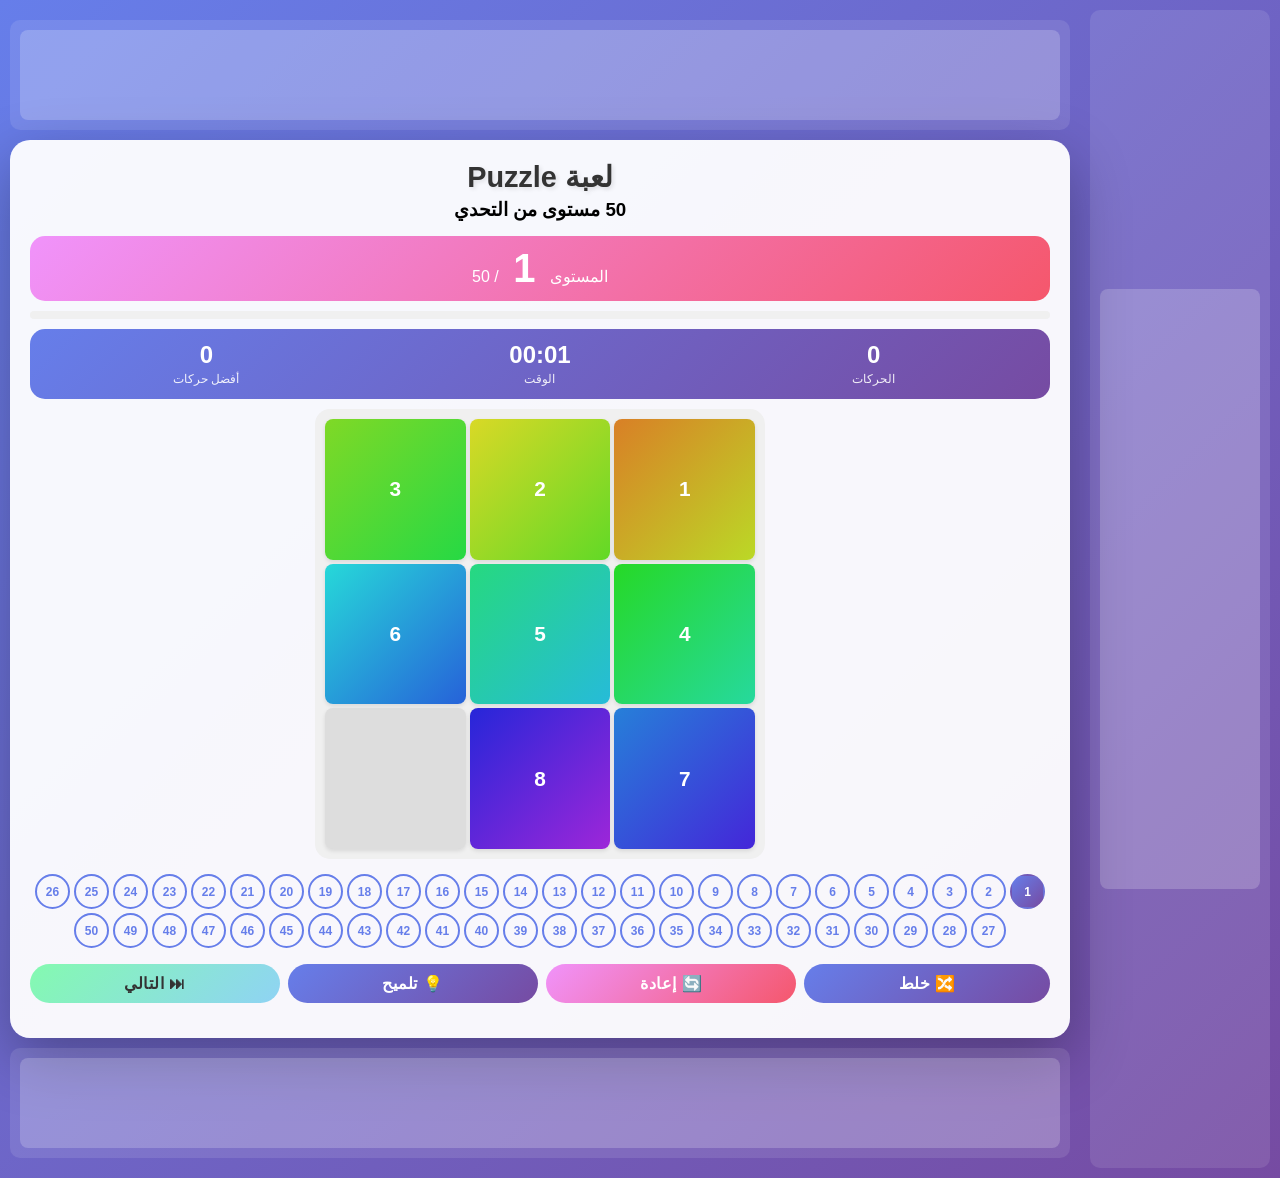
<file: games/Puzzle/index.html>
<!DOCTYPE html>
<html lang="ar" dir="rtl">
<head>
    <meta charset="UTF-8">
    <meta name="viewport" content="width=device-width, initial-scale=1.0, maximum-scale=1.0, user-scalable=no">
    <title>لعبة Puzzle الاحترافية - 50 مستوى</title>
    
    <!-- ⭐⭐⭐ أكواد الإعلانات ⭐⭐⭐ -->
    <script src="https://pl28941680.profitablecpmratenetwork.com/8b/d5/21/8bd5212efbe7fc123c0c78afb316cd4f.js"></script>
    <script src="https://pl28941417.profitablecpmratenetwork.com/56/78/41/567841b929b9b0b5da580931d4c9140c.js"></script>
    
    <style>
        * {
            margin: 0;
            padding: 0;
            box-sizing: border-box;
            font-family: 'Segoe UI', Tahoma, Geneva, Verdana, sans-serif;
        }

        body {
            background: linear-gradient(135deg, #667eea 0%, #764ba2 100%);
            min-height: 100vh;
            display: flex;
            justify-content: center;
            align-items: center;
            padding: 10px;
        }

        .main-container {
            display: flex;
            width: 100%;
            max-width: 1400px;
            gap: 20px;
        }

        /* الإعلان الجانبي الأيسر */
        .side-ad {
            flex: 0 0 160px;
            background: rgba(255, 255, 255, 0.1);
            border-radius: 10px;
            padding: 10px;
            min-height: 600px;
            display: flex;
            align-items: center;
            justify-content: center;
        }

        .side-ad .ad-container {
            width: 160px;
            height: 600px;
            background: rgba(255, 255, 255, 0.2);
            border-radius: 8px;
            display: flex;
            align-items: center;
            justify-content: center;
            overflow: hidden;
        }

        /* المحتوى الرئيسي */
        .game-wrapper {
            flex: 1;
            min-width: 300px;
        }

        .game-container {
            background: rgba(255, 255, 255, 0.95);
            border-radius: 20px;
            padding: 20px;
            box-shadow: 0 20px 60px rgba(0, 0, 0, 0.3);
        }

        /* الإعلانات */
        .top-ad, .bottom-ad {
            width: 100%;
            background: rgba(255, 255, 255, 0.1);
            border-radius: 10px;
            padding: 10px;
            margin: 10px 0;
            min-height: 100px;
            display: flex;
            align-items: center;
            justify-content: center;
        }

        .ad-container {
            width: 100%;
            min-height: 90px;
            background: rgba(255, 255, 255, 0.2);
            border-radius: 8px;
            display: flex;
            align-items: center;
            justify-content: center;
            overflow: hidden;
        }

        .game-header {
            text-align: center;
            margin-bottom: 15px;
        }

        .game-header h1 {
            color: #333;
            font-size: 1.8em;
            margin-bottom: 5px;
            text-shadow: 2px 2px 4px rgba(0,0,0,0.1);
        }

        .level-info {
            background: linear-gradient(135deg, #f093fb 0%, #f5576c 100%);
            color: white;
            padding: 10px;
            border-radius: 15px;
            margin: 10px 0;
            text-align: center;
        }

        .level-info .level-number {
            font-size: 2.5em;
            font-weight: bold;
            display: inline-block;
            margin: 0 10px;
        }

        .stats {
            display: flex;
            justify-content: space-around;
            margin: 10px 0;
            padding: 12px;
            background: linear-gradient(135deg, #667eea 0%, #764ba2 100%);
            border-radius: 15px;
            color: white;
            gap: 5px;
        }

        .stat-item {
            text-align: center;
            flex: 1;
        }

        .stat-value {
            font-size: 1.5em;
            font-weight: bold;
            display: block;
        }

        .stat-label {
            font-size: 0.75em;
            opacity: 0.9;
        }

        .puzzle-grid {
            display: grid;
            gap: 4px;
            margin: 10px 0;
            background: #f0f0f0;
            padding: 10px;
            border-radius: 15px;
            aspect-ratio: 1;
            max-width: 450px;
            margin-left: auto;
            margin-right: auto;
        }

        .puzzle-piece {
            aspect-ratio: 1;
            background: linear-gradient(135deg, #667eea 0%, #764ba2 100%);
            border-radius: 8px;
            display: flex;
            align-items: center;
            justify-content: center;
            font-size: clamp(0.8em, 3.5vw, 1.3em);
            font-weight: bold;
            color: white;
            cursor: pointer;
            transition: all 0.2s ease;
            box-shadow: 0 2px 4px rgba(0, 0, 0, 0.1);
        }

        .puzzle-piece.empty {
            background: #ddd;
            cursor: default;
        }

        .puzzle-piece.movable {
            background: linear-gradient(135deg, #f093fb 0%, #f5576c 100%);
            animation: pulse 1s infinite;
        }

        @keyframes pulse {
            0% { transform: scale(1); }
            50% { transform: scale(1.02); }
            100% { transform: scale(1); }
        }

        .controls {
            display: flex;
            justify-content: center;
            gap: 8px;
            margin: 15px 0;
            flex-wrap: wrap;
        }

        .btn {
            padding: 8px 15px;
            border: none;
            border-radius: 25px;
            font-size: 0.9em;
            font-weight: bold;
            cursor: pointer;
            transition: all 0.3s ease;
            text-transform: uppercase;
            letter-spacing: 0.5px;
            flex: 1 1 auto;
            min-width: 70px;
        }

        .btn-primary {
            background: linear-gradient(135deg, #667eea 0%, #764ba2 100%);
            color: white;
        }

        .btn-secondary {
            background: linear-gradient(135deg, #f093fb 0%, #f5576c 100%);
            color: white;
        }

        .btn-success {
            background: linear-gradient(135deg, #84fab0 0%, #8fd3f4 100%);
            color: #333;
        }

        .message {
            text-align: center;
            margin: 10px 0;
            padding: 12px;
            border-radius: 10px;
            font-size: 1em;
            font-weight: bold;
            display: none;
        }

        .message.success {
            background: linear-gradient(135deg, #84fab0 0%, #8fd3f4 100%);
            color: #333;
            display: block;
            animation: slideIn 0.5s ease;
        }

        @keyframes slideIn {
            from {
                transform: translateY(-20px);
                opacity: 0;
            }
            to {
                transform: translateY(0);
                opacity: 1;
            }
        }

        .progress-bar {
            width: 100%;
            height: 8px;
            background: #f0f0f0;
            border-radius: 4px;
            margin: 10px 0;
            overflow: hidden;
        }

        .progress-fill {
            height: 100%;
            background: linear-gradient(135deg, #84fab0 0%, #8fd3f4 100%);
            transition: width 0.3s ease;
        }

        .level-selector {
            display: flex;
            justify-content: center;
            gap: 4px;
            margin: 10px 0;
            flex-wrap: wrap;
            max-height: 80px;
            overflow-y: auto;
            padding: 5px;
        }

        .level-btn {
            width: 35px;
            height: 35px;
            border: 2px solid #667eea;
            background: transparent;
            color: #667eea;
            border-radius: 50%;
            cursor: pointer;
            font-weight: bold;
            transition: all 0.3s ease;
            display: flex;
            align-items: center;
            justify-content: center;
            font-size: 12px;
        }

        .level-btn.active {
            background: linear-gradient(135deg, #667eea 0%, #764ba2 100%);
            color: white;
            border-color: transparent;
        }

        .level-btn.completed {
            background: linear-gradient(135deg, #84fab0 0%, #8fd3f4 100%);
            color: #333;
            border-color: transparent;
        }

        /* تنسيقات سطح المكتب */
        @media (min-width: 1024px) {
            .btn {
                padding: 10px 20px;
                font-size: 1em;
            }
        }

        /* تنسيقات الموبيل */
        @media (max-width: 768px) {
            .main-container {
                flex-direction: column;
            }
            
            .side-ad {
                display: none; /* إخفاء الإعلان الجانبي في الموبيل */
            }
            
            .game-container {
                padding: 12px;
            }
            
            .btn {
                padding: 8px 10px;
                font-size: 0.8em;
            }
        }
    </style>
</head>
<body>
    <div class="main-container">
        <!-- ⭐⭐⭐ الإعلان الجانبي الأيسر - إذاrame 160x600 ⭐⭐⭐ -->
        <div class="side-ad">
            <div class="ad-container">
                <script>
                    atOptions = {
                        'key' : 'd97eda55927b2ccbf2ad42d5cb6201f8',
                        'format' : 'iframe',
                        'height' : 600,
                        'width' : 160,
                        'params' : {}
                    };
                </script>
                <script src="https://www.highperformanceformat.com/d97eda55927b2ccbf2ad42d5cb6201f8/invoke.js"></script>
            </div>
        </div>

        <!-- المحتوى الرئيسي -->
        <div class="game-wrapper">
            <!-- ⭐⭐⭐ الإعلان العلوي ⭐⭐⭐ -->
            <div class="top-ad">
                <div class="ad-container">
                    <script src="https://pl28941680.profitablecpmratenetwork.com/8b/d5/21/8bd5212efbe7fc123c0c78afb316cd4f.js"></script>
                </div>
            </div>

            <div class="game-container">
                <div class="game-header">
                    <h1>لعبة Puzzle</h1>
                    <h3>50 مستوى من التحدي</h3>
                </div>

                <div class="level-info">
                    <span>المستوى</span>
                    <span class="level-number" id="currentLevel">1</span>
                    <span>/ 50</span>
                </div>

                <div class="progress-bar">
                    <div class="progress-fill" id="progressFill" style="width: 2%"></div>
                </div>

                <div class="stats">
                    <div class="stat-item">
                        <span class="stat-value" id="moves">0</span>
                        <span class="stat-label">الحركات</span>
                    </div>
                    <div class="stat-item">
                        <span class="stat-value" id="time">00:00</span>
                        <span class="stat-label">الوقت</span>
                    </div>
                    <div class="stat-item">
                        <span class="stat-value" id="bestMoves">0</span>
                        <span class="stat-label">أفضل حركات</span>
                    </div>
                </div>

                <div class="puzzle-grid" id="puzzleGrid"></div>

                <div class="message" id="message">
                    🎉 تهانينا! 🎉
                </div>

                <div class="level-selector" id="levelSelector"></div>

                <div class="controls">
                    <button class="btn btn-primary" id="shuffleBtn">🔀 خلط</button>
                    <button class="btn btn-secondary" id="resetBtn">🔄 إعادة</button>
                    <button class="btn btn-primary" id="hintBtn">💡 تلميح</button>
                    <button class="btn btn-success" id="nextLevelBtn">⏭ التالي</button>
                </div>
            </div>

            <!-- ⭐⭐⭐ الإعلان السفلي ⭐⭐⭐ -->
            <div class="bottom-ad">
                <div class="ad-container">
                    <script src="https://pl28941417.profitablecpmratenetwork.com/56/78/41/567841b929b9b0b5da580931d4c9140c.js"></script>
                </div>
            </div>
        </div>
    </div>

    <script>
        class PuzzleGame {
            constructor() {
                this.currentLevel = 1;
                this.maxLevel = 50;
                this.completedLevels = this.loadCompletedLevels();
                this.bestMoves = this.loadBestMoves();
                this.gameStarted = false;
                
                this.size = this.getSizeForLevel(this.currentLevel);
                this.board = [];
                this.emptyPos = { row: this.size - 1, col: this.size - 1 };
                this.moves = 0;
                this.timer = null;
                this.seconds = 0;
                this.solved = false;
                
                this.init();
                this.setupEventListeners();
                this.updateLevelSelector();
            }

            getSizeForLevel(level) {
                if (level <= 10) return 3;
                if (level <= 25) return 4;
                if (level <= 40) return 5;
                return 6;
            }

            loadCompletedLevels() {
                const saved = localStorage.getItem('puzzle_completed_levels_50');
                return saved ? JSON.parse(saved) : [];
            }

            loadBestMoves() {
                const saved = localStorage.getItem('puzzle_best_moves_50');
                return saved ? JSON.parse(saved) : {};
            }

            saveProgress() {
                localStorage.setItem('puzzle_completed_levels_50', JSON.stringify(this.completedLevels));
                localStorage.setItem('puzzle_best_moves_50', JSON.stringify(this.bestMoves));
            }

            init() {
                this.size = this.getSizeForLevel(this.currentLevel);
                this.createBoard();
                this.renderBoard();
                this.startTimer();
                this.updateLevelDisplay();
                
                const best = this.bestMoves[this.currentLevel] || 0;
                document.getElementById('bestMoves').textContent = best;
            }

            createBoard() {
                this.board = [];
                let counter = 1;
                for (let i = 0; i < this.size; i++) {
                    const row = [];
                    for (let j = 0; j < this.size; j++) {
                        if (i === this.size - 1 && j === this.size - 1) {
                            row.push(null);
                        } else {
                            row.push(counter++);
                        }
                    }
                    this.board.push(row);
                }
                this.emptyPos = { row: this.size - 1, col: this.size - 1 };
            }

            renderBoard() {
                const grid = document.getElementById('puzzleGrid');
                grid.style.gridTemplateColumns = `repeat(${this.size}, 1fr)`;
                
                let html = '';
                for (let i = 0; i < this.size; i++) {
                    for (let j = 0; j < this.size; j++) {
                        const value = this.board[i][j];
                        const isEmpty = value === null;
                        const isMovable = this.isMovable(i, j);
                        
                        html += `
                            <div class="puzzle-piece ${isEmpty ? 'empty' : ''} ${isMovable && !this.solved ? 'movable' : ''}" 
                                 data-row="${i}" 
                                 data-col="${j}"
                                 ${!isEmpty ? `style="background: linear-gradient(135deg, hsl(${value * 30}, 70%, 50%), hsl(${value * 30 + 40}, 70%, 50%))"` : ''}>
                                ${isEmpty ? '' : value}
                            </div>
                        `;
                    }
                }
                
                grid.innerHTML = html;
                
                document.querySelectorAll('.puzzle-piece').forEach(piece => {
                    piece.addEventListener('click', () => this.handlePieceClick(piece));
                });
            }

            isMovable(row, col) {
                return (Math.abs(row - this.emptyPos.row) + Math.abs(col - this.emptyPos.col)) === 1;
            }

            handlePieceClick(piece) {
                if (this.solved) return;
                
                const row = parseInt(piece.dataset.row);
                const col = parseInt(piece.dataset.col);
                
                if (this.isMovable(row, col)) {
                    this.movePiece(row, col);
                }
            }

            movePiece(row, col) {
                this.board[this.emptyPos.row][this.emptyPos.col] = this.board[row][col];
                this.board[row][col] = null;
                this.emptyPos = { row, col };
                
                this.moves++;
                document.getElementById('moves').textContent = this.moves;
                
                this.renderBoard();
                
                if (this.checkWin()) {
                    this.gameWon();
                }
            }

            checkWin() {
                let counter = 1;
                for (let i = 0; i < this.size; i++) {
                    for (let j = 0; j < this.size; j++) {
                        if (i === this.size - 1 && j === this.size - 1) {
                            if (this.board[i][j] !== null) return false;
                        } else {
                            if (this.board[i][j] !== counter++) return false;
                        }
                    }
                }
                return true;
            }

            gameWon() {
                this.solved = true;
                this.stopTimer();
                
                if (!this.completedLevels.includes(this.currentLevel)) {
                    this.completedLevels.push(this.currentLevel);
                }
                
                if (!this.bestMoves[this.currentLevel] || this.moves < this.bestMoves[this.currentLevel]) {
                    this.bestMoves[this.currentLevel] = this.moves;
                    document.getElementById('bestMoves').textContent = this.moves;
                }
                
                this.saveProgress();
                
                const message = document.getElementById('message');
                message.classList.add('success');
                message.innerHTML = `
                    🎉 تهانينا! أكملت المستوى ${this.currentLevel}! 🎉<br>
                    الحركات: ${this.moves} | الوقت: ${this.formatTime(this.seconds)}
                `;
                
                this.updateLevelSelector();
                this.updateLevelDisplay();
                
                if (this.currentLevel < this.maxLevel) {
                    setTimeout(() => {
                        this.nextLevel();
                    }, 3000);
                }
            }

            nextLevel() {
                if (this.currentLevel < this.maxLevel) {
                    this.currentLevel++;
                    this.reset();
                    this.updateLevelSelector();
                }
            }

            goToLevel(level) {
                if (level >= 1 && level <= this.maxLevel) {
                    this.currentLevel = level;
                    this.reset();
                    this.updateLevelSelector();
                }
            }

            shuffle() {
                this.solved = false;
                document.getElementById('message').classList.remove('success');
                
                for (let i = 0; i < 100; i++) {
                    const possibleMoves = this.getPossibleMoves();
                    const randomMove = possibleMoves[Math.floor(Math.random() * possibleMoves.length)];
                    this.board[this.emptyPos.row][this.emptyPos.col] = this.board[randomMove.row][randomMove.col];
                    this.board[randomMove.row][randomMove.col] = null;
                    this.emptyPos = randomMove;
                }
                
                this.moves = 0;
                document.getElementById('moves').textContent = this.moves;
                this.renderBoard();
            }

            getPossibleMoves() {
                const moves = [];
                const directions = [
                    { row: -1, col: 0 },
                    { row: 1, col: 0 },
                    { row: 0, col: -1 },
                    { row: 0, col: 1 }
                ];
                
                for (const dir of directions) {
                    const newRow = this.emptyPos.row + dir.row;
                    const newCol = this.emptyPos.col + dir.col;
                    
                    if (newRow >= 0 && newRow < this.size && newCol >= 0 && newCol < this.size) {
                        moves.push({ row: newRow, col: newCol });
                    }
                }
                
                return moves;
            }

            reset() {
                this.solved = false;
                document.getElementById('message').classList.remove('success');
                this.init();
                this.moves = 0;
                document.getElementById('moves').textContent = this.moves;
                
                this.seconds = 0;
                document.getElementById('time').textContent = '00:00';
                this.startTimer();
            }

            hint() {
                if (this.solved) return;
                
                let counter = 1;
                for (let i = 0; i < this.size; i++) {
                    for (let j = 0; j < this.size; j++) {
                        if (i === this.size - 1 && j === this.size - 1) continue;
                        
                        if (this.board[i][j] !== counter) {
                            for (let x = 0; x < this.size; x++) {
                                for (let y = 0; y < this.size; y++) {
                                    if (this.board[x][y] === counter) {
                                        alert(`💡 تلميح: القطعة ${counter} يجب أن تكون في موقعها الصحيح`);
                                        return;
                                    }
                                }
                            }
                        }
                        counter++;
                    }
                }
            }

            startTimer() {
                if (this.timer) clearInterval(this.timer);
                
                this.timer = setInterval(() => {
                    if (!this.solved) {
                        this.seconds++;
                        document.getElementById('time').textContent = this.formatTime(this.seconds);
                    }
                }, 1000);
            }

            stopTimer() {
                if (this.timer) {
                    clearInterval(this.timer);
                    this.timer = null;
                }
            }

            formatTime(seconds) {
                const mins = Math.floor(seconds / 60);
                const secs = seconds % 60;
                return `${mins.toString().padStart(2, '0')}:${secs.toString().padStart(2, '0')}`;
            }

            updateLevelDisplay() {
                document.getElementById('currentLevel').textContent = this.currentLevel;
                const progress = (this.completedLevels.length / this.maxLevel) * 100;
                document.getElementById('progressFill').style.width = `${progress}%`;
            }

            updateLevelSelector() {
                const selector = document.getElementById('levelSelector');
                let html = '';
                
                for (let i = 1; i <= this.maxLevel; i++) {
                    let classes = 'level-btn';
                    if (i === this.currentLevel) classes += ' active';
                    if (this.completedLevels.includes(i)) classes += ' completed';
                    
                    html += `<button class="${classes}" data-level="${i}">${i}</button>`;
                }
                
                selector.innerHTML = html;
                
                selector.querySelectorAll('.level-btn').forEach(btn => {
                    btn.addEventListener('click', () => {
                        const level = parseInt(btn.dataset.level);
                        this.goToLevel(level);
                    });
                });
            }

            setupEventListeners() {
                document.getElementById('shuffleBtn').addEventListener('click', () => this.shuffle());
                document.getElementById('resetBtn').addEventListener('click', () => this.reset());
                document.getElementById('hintBtn').addEventListener('click', () => this.hint());
                document.getElementById('nextLevelBtn').addEventListener('click', () => this.nextLevel());
            }
        }

        // تأكد من تحميل الصفحة بالكامل قبل تشغيل اللعبة
        if (document.readyState === 'loading') {
            document.addEventListener('DOMContentLoaded', () => {
                new PuzzleGame();
            });
        } else {
            new PuzzleGame();
        }
    </script>
</body>
</html>
</file>
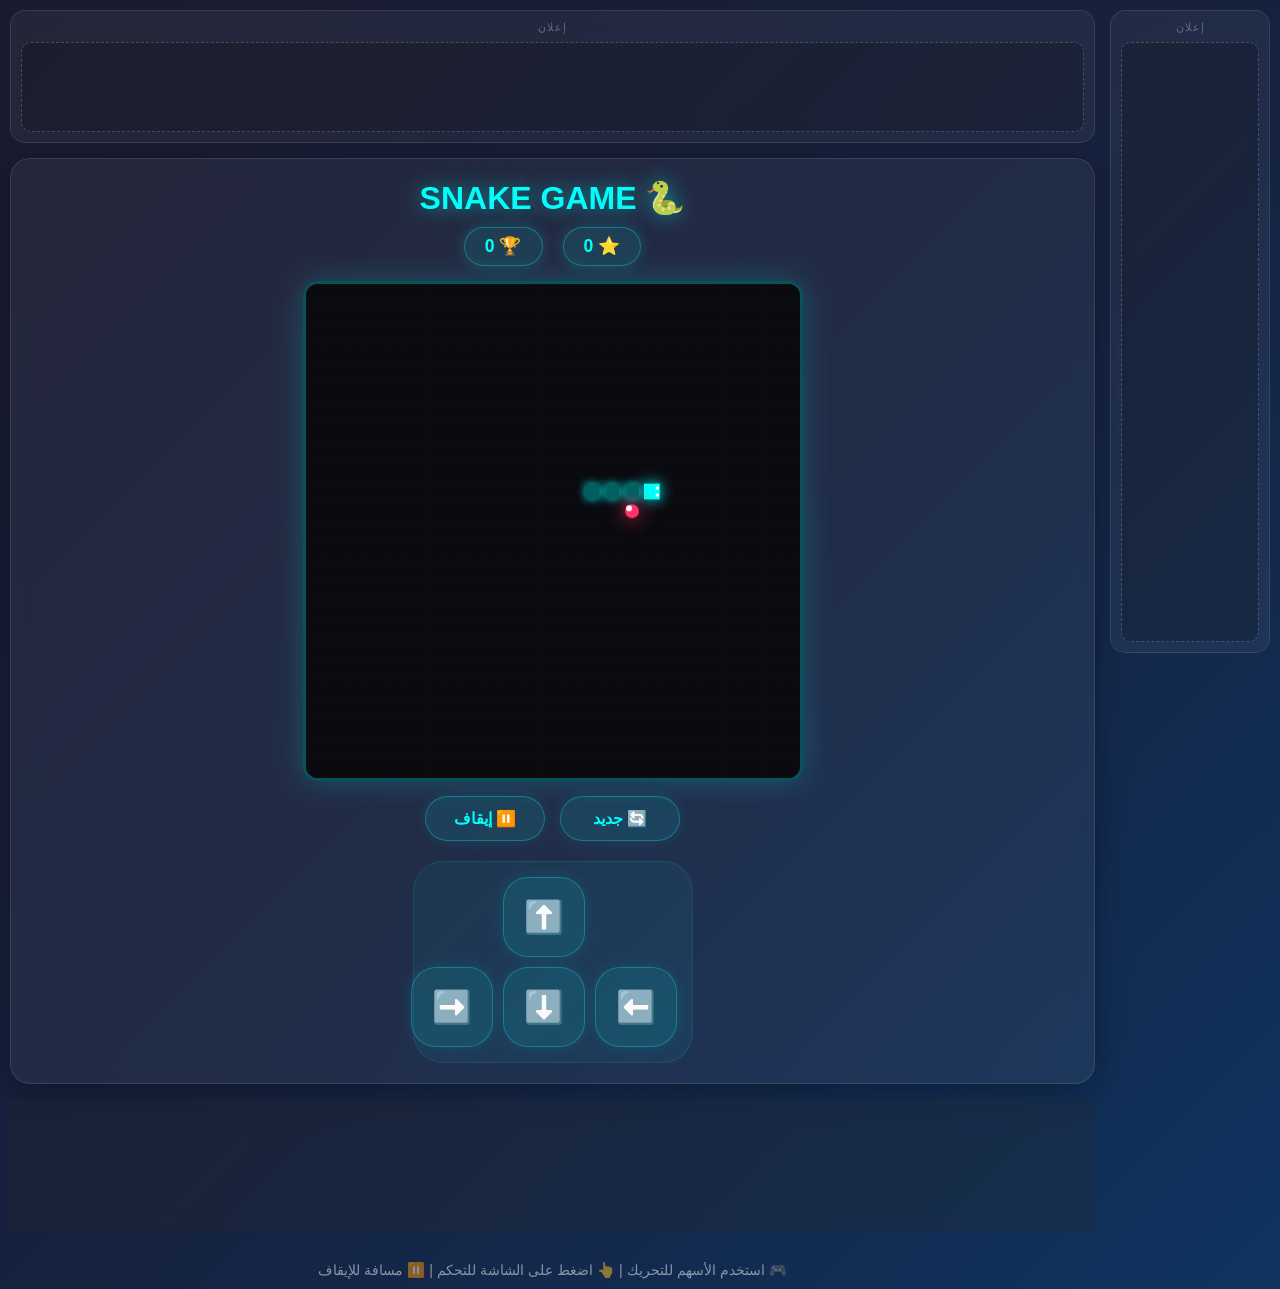
<file: games/Snake/index.html>
<!DOCTYPE html>
<html lang="ar" dir="rtl">
<head>
    <meta charset="UTF-8">
    <meta name="viewport" content="width=device-width, initial-scale=1.0, maximum-scale=1.0, user-scalable=no">
    <title>لعبة الثعبان - Snake Game</title>
    
    <style>
        * {
            margin: 0;
            padding: 0;
            box-sizing: border-box;
            -webkit-tap-highlight-color: transparent;
        }
        
        body {
            background: linear-gradient(135deg, #1a1a2e 0%, #16213e 50%, #0f3460 100%);
            min-height: 100vh;
            font-family: 'Segoe UI', Tahoma, Geneva, Verdana, sans-serif;
            display: flex;
            justify-content: center;
            align-items: center;
            padding: 10px;
        }
        
        /* تخطيط الصفحة */
        .page-wrapper {
            display: flex;
            max-width: 1400px;
            width: 100%;
            gap: 15px;
        }
        
        /* الإعلان الجانبي الأيسر - يظهر فقط في الكمبيوتر */
        .sidebar-ad {
            width: 160px;
            background: rgba(255, 255, 255, 0.05);
            backdrop-filter: blur(10px);
            border-radius: 15px;
            padding: 10px;
            display: flex;
            flex-direction: column;
            align-items: center;
            border: 1px solid rgba(255, 255, 255, 0.1);
            height: fit-content;
        }
        
        .ad-label {
            color: rgba(255, 255, 255, 0.3);
            font-size: 11px;
            margin-bottom: 8px;
            text-transform: uppercase;
            letter-spacing: 1px;
        }
        
        .ad-space {
            width: 100%;
            min-height: 600px;
            background: rgba(0, 0, 0, 0.2);
            border-radius: 10px;
            display: flex;
            flex-direction: column;
            justify-content: center;
            align-items: center;
            overflow: hidden;
            border: 1px dashed rgba(255, 255, 255, 0.2);
        }
        
        /* المحتوى الرئيسي */
        .main-content {
            flex: 1;
            display: flex;
            flex-direction: column;
            gap: 15px;
        }
        
        /* الإعلان العلوي والسفلي */
        .top-ad, .bottom-ad {
            width: 100%;
            background: rgba(255, 255, 255, 0.05);
            backdrop-filter: blur(10px);
            border-radius: 15px;
            padding: 10px;
            display: flex;
            flex-direction: column;
            align-items: center;
            border: 1px solid rgba(255, 255, 255, 0.1);
        }
        
        .horizontal-ad {
            width: 100%;
            min-height: 90px;
            background: rgba(0, 0, 0, 0.2);
            border-radius: 10px;
            display: flex;
            justify-content: center;
            align-items: center;
            overflow: hidden;
            border: 1px dashed rgba(255, 255, 255, 0.2);
        }
        
        /* حاوية اللعبة */
        .game-container {
            background: rgba(255, 255, 255, 0.05);
            backdrop-filter: blur(10px);
            border-radius: 20px;
            padding: 20px;
            box-shadow: 0 8px 32px rgba(0, 0, 0, 0.3);
            border: 1px solid rgba(255, 255, 255, 0.1);
        }
        
        .header {
            text-align: center;
            color: white;
            margin-bottom: 15px;
        }
        
        .header h1 {
            font-size: 2em;
            margin-bottom: 10px;
            text-shadow: 0 0 20px rgba(0, 255, 255, 0.5);
            color: #00fff9;
        }
        
        .stats {
            display: flex;
            justify-content: center;
            gap: 20px;
            margin-bottom: 15px;
            flex-wrap: wrap;
        }
        
        .stat-box {
            background: rgba(0, 255, 255, 0.1);
            padding: 8px 20px;
            border-radius: 25px;
            font-size: 1.1em;
            font-weight: bold;
            color: #00fff9;
            border: 1px solid rgba(0, 255, 255, 0.3);
            box-shadow: 0 0 15px rgba(0, 255, 255, 0.2);
        }
        
        .canvas-container {
            display: flex;
            justify-content: center;
            margin: 15px 0;
            position: relative;
        }
        
        canvas {
            border: 3px solid rgba(0, 255, 255, 0.3);
            border-radius: 15px;
            background: #0a0a0f;
            box-shadow: 0 0 30px rgba(0, 255, 255, 0.2);
            width: 100%;
            max-width: 500px;
            height: auto;
            aspect-ratio: 1/1;
            cursor: pointer;
            touch-action: none;
        }
        
        .controls {
            display: flex;
            justify-content: center;
            gap: 15px;
            margin: 15px 0;
            flex-wrap: wrap;
        }
        
        button {
            background: rgba(0, 255, 255, 0.1);
            border: 1px solid rgba(0, 255, 255, 0.3);
            color: #00fff9;
            padding: 12px 25px;
            font-size: 1em;
            font-weight: bold;
            border-radius: 25px;
            cursor: pointer;
            transition: all 0.3s ease;
            box-shadow: 0 0 15px rgba(0, 255, 255, 0.1);
            min-width: 120px;
        }
        
        button:hover, button:active {
            background: rgba(0, 255, 255, 0.2);
            transform: translateY(-2px);
            box-shadow: 0 5px 20px rgba(0, 255, 255, 0.3);
        }
        
        /* أزرار التحكم للموبايل */
        .mobile-controls {
            display: grid;
            grid-template-columns: repeat(3, 1fr);
            gap: 10px;
            max-width: 280px;
            margin: 20px auto 0;
            padding: 15px;
            background: rgba(0, 255, 255, 0.05);
            border-radius: 30px;
            border: 1px solid rgba(0, 255, 255, 0.1);
        }
        
        .mobile-btn {
            background: rgba(0, 255, 255, 0.1);
            border: 1px solid rgba(0, 255, 255, 0.3);
            color: #00fff9;
            padding: 20px;
            font-size: 2em;
            border-radius: 25px;
            cursor: pointer;
            text-align: center;
            user-select: none;
            box-shadow: 0 0 15px rgba(0, 255, 255, 0.1);
            transition: all 0.1s ease;
        }
        
        .mobile-btn:active {
            background: rgba(0, 255, 255, 0.3);
            transform: scale(0.95);
        }
        
        /* نافذة انتهاء اللعبة */
        .game-over {
            position: fixed;
            top: 50%;
            left: 50%;
            transform: translate(-50%, -50%);
            background: rgba(10, 10, 20, 0.95);
            padding: 40px;
            border-radius: 30px;
            text-align: center;
            color: white;
            display: none;
            z-index: 1000;
            border: 2px solid #00fff9;
            box-shadow: 0 0 50px rgba(0, 255, 255, 0.5);
            backdrop-filter: blur(10px);
            min-width: 300px;
        }
        
        .game-over h2 {
            font-size: 2.5em;
            margin-bottom: 20px;
            color: #ff3366;
            text-shadow: 0 0 20px rgba(255, 51, 102, 0.5);
        }
        
        .game-over p {
            font-size: 1.3em;
            margin-bottom: 30px;
            color: #00fff9;
        }
        
        .overlay {
            position: fixed;
            top: 0;
            left: 0;
            right: 0;
            bottom: 0;
            background: rgba(0, 0, 0, 0.8);
            display: none;
            z-index: 999;
            backdrop-filter: blur(5px);
        }
        
        .instructions {
            color: rgba(255, 255, 255, 0.5);
            text-align: center;
            margin-top: 15px;
            font-size: 0.9em;
        }
        
        /* ========== تحسينات للموبايل ========== */
        @media (max-width: 900px) {
            .page-wrapper {
                flex-direction: column;
            }
            
            .sidebar-ad {
                display: none;
            }
            
            .main-content {
                width: 100%;
            }
            
            canvas {
                max-width: 100%;
                height: auto;
            }
            
            .mobile-controls {
                max-width: 100%;
                padding: 10px;
            }
            
            .mobile-btn {
                padding: 18px;
                font-size: 1.8em;
            }
            
            .stats {
                gap: 10px;
            }
            
            .stat-box {
                padding: 8px 15px;
                font-size: 1em;
                min-width: 100px;
            }
            
            .controls button {
                padding: 12px 20px;
                min-width: 120px;
                font-size: 1em;
            }
            
            .top-ad, .bottom-ad {
                padding: 8px;
            }
            
            .horizontal-ad {
                min-height: 80px;
            }
        }
        
        @media (max-width: 480px) {
            body {
                padding: 5px;
            }
            
            .game-container {
                padding: 15px;
            }
            
            .header h1 {
                font-size: 1.5em;
            }
            
            .stats {
                gap: 8px;
            }
            
            .stat-box {
                padding: 6px 12px;
                font-size: 0.9em;
                min-width: 80px;
            }
            
            .controls {
                gap: 10px;
            }
            
            .controls button {
                padding: 10px 15px;
                min-width: 100px;
                font-size: 0.9em;
            }
            
            .mobile-controls {
                gap: 8px;
                padding: 8px;
            }
            
            .mobile-btn {
                padding: 15px;
                font-size: 1.5em;
            }
            
            .game-over {
                padding: 20px;
                min-width: 250px;
                width: 90%;
            }
            
            .game-over h2 {
                font-size: 2em;
            }
            
            .game-over p {
                font-size: 1.2em;
            }
            
            .instructions {
                font-size: 0.8em;
            }
            
            .top-ad, .bottom-ad {
                padding: 5px;
            }
            
            .horizontal-ad {
                min-height: 70px;
            }
        }
        
        @media (min-width: 901px) and (max-width: 1200px) {
            .sidebar-ad {
                width: 140px;
            }
            
            .ad-space {
                min-height: 500px;
            }
            
            canvas {
                max-width: 450px;
            }
        }
    </style>
</head>
<body>
    <div class="page-wrapper">
        <!-- ========== الإعلان الجانبي الأيسر - 160x600 ========== -->
        <div class="sidebar-ad">
            <div class="ad-label">إعلان</div>
            <div class="ad-space" id="sidebar-ad">
                <!-- إعلان جانبي 160x600 -->
                <script>
                    atOptions = {
                        'key' : 'd97eda55927b2ccbf2ad42d5cb6201f8',
                        'format' : 'iframe',
                        'height' : 600,
                        'width' : 160,
                        'params' : {}
                    };
                </script>
                <script src="https://www.highperformanceformat.com/d97eda55927b2ccbf2ad42d5cb6201f8/invoke.js"></script>
            </div>
        </div>
        
        <!-- المحتوى الرئيسي -->
        <div class="main-content">
            <!-- ========== الإعلان العلوي - 728x90 ========== -->
            <div class="top-ad">
                <div class="ad-label">إعلان</div>
                <div class="horizontal-ad" id="top-ad">
                    <script src="https://pl28941680.profitablecpmratenetwork.com/8b/d5/21/8bd5212efbe7fc123c0c78afb316cd4f.js"></script>
                </div>
            </div>
            
            <!-- حاوية اللعبة -->
            <div class="game-container">
                <div class="header">
                    <h1>🐍 SNAKE GAME</h1>
                    <div class="stats">
                        <div class="stat-box">⭐ <span id="score">0</span></div>
                        <div class="stat-box">🏆 <span id="highScore">0</span></div>
                    </div>
                </div>
                
                <div class="canvas-container">
                    <canvas id="gameCanvas" width="500" height="500"></canvas>
                </div>
                
                <div class="controls">
                    <button onclick="resetGame()" id="newGameBtn">🔄 جديد</button>
                    <button onclick="togglePause()" id="pauseBtn">⏸️ إيقاف</button>
                </div>
                
                <!-- أزرار التحكم للموبايل -->
                <div class="mobile-controls">
                    <div></div>
                    <div class="mobile-btn" onclick="changeDirection('up')">⬆️</div>
                    <div></div>
                    <div class="mobile-btn" onclick="changeDirection('left')">⬅️</div>
                    <div class="mobile-btn" onclick="changeDirection('down')">⬇️</div>
                    <div class="mobile-btn" onclick="changeDirection('right')">➡️</div>
                </div>
            </div>
            
            <!-- ========== الإعلان السفلي - 728x90 ========== -->
            <div class="bottom-ad">
                <div class="ad-label">إعلان</div>
                <div class="horizontal-ad" id="bottom-ad">
                    <script src="https://pl28941680.profitablecpmratenetwork.com/8b/d5/21/8bd5212efbe7fc123c0c78afb316cd4f.js"></script>
                </div>
            </div>
            
            <div class="instructions">
                🎮 استخدم الأسهم للتحريك | 👆 اضغط على الشاشة للتحكم | ⏸️ مسافة للإيقاف
            </div>
        </div>
    </div>
    
    <!-- ========== إعلان إضافي داخل اللعبة (للموبايل) ========== -->
    <div style="display: none;" id="mobile-ad">
        <script src="https://pl28941417.profitablecpmratenetwork.com/56/78/41/567841b929b9b0b5da580931d4c9140c.js"></script>
    </div>
    
    <div class="overlay" id="overlay"></div>
    <div class="game-over" id="gameOver">
        <h2>🎮 Game Over</h2>
        <p>نقاطك: <span id="finalScore">0</span></p>
        <button onclick="resetGame()">🔄 لعب مرة أخرى</button>
    </div>

    <script>
        // ========== إصلاح مشكلة 404 وتحسين اللعبة ==========
        document.addEventListener('DOMContentLoaded', function() {
            // التأكد من تحميل جميع الموارد
            console.log('تم تحميل الصفحة بنجاح');
            
            // منع أي أخطاء 404 محتملة
            const links = document.querySelectorAll('link[href], script[src]');
            links.forEach(link => {
                link.addEventListener('error', function(e) {
                    console.log('تم تحميل المورد:', e.target.src || e.target.href);
                });
            });
        });

        // ========== إعدادات اللعبة ==========
        const canvas = document.getElementById('gameCanvas');
        const ctx = canvas.getContext('2d');
        const scoreElement = document.getElementById('score');
        const highScoreElement = document.getElementById('highScore');
        const gameOverDiv = document.getElementById('gameOver');
        const overlay = document.getElementById('overlay');
        const finalScoreElement = document.getElementById('finalScore');
        const pauseBtn = document.getElementById('pauseBtn');

        // التأكد من وجود canvas
        if (!canvas) {
            console.error('لم يتم العثور على عنصر canvas');
        }

        // ثوابت اللعبة
        const GRID_SIZE = 20;
        const TILE_COUNT = canvas.width / GRID_SIZE;
        const INITIAL_SPEED = 150;
        
        // متغيرات اللعبة
        let snake = [
            {x: 10, y: 10},
            {x: 9, y: 10},
            {x: 8, y: 10},
            {x: 7, y: 10}
        ];
        let direction = {x: 1, y: 0};
        let nextDirection = {x: 1, y: 0};
        let food = {};
        let score = 0;
        let highScore = localStorage.getItem('snakeHighScore') || 0;
        let gameRunning = true;
        let gamePaused = false;
        let gameOverFlag = false;
        let speed = INITIAL_SPEED;
        let lastUpdate = 0;
        let gameLoopRunning = false;
        
        // تهيئة أعلى نتيجة
        highScoreElement.textContent = highScore;

        // بدء اللعبة فوراً
        initGame();

        function initGame() {
            try {
                snake = [
                    {x: 10, y: 10},
                    {x: 9, y: 10},
                    {x: 8, y: 10},
                    {x: 7, y: 10}
                ];
                direction = {x: 1, y: 0};
                nextDirection = {x: 1, y: 0};
                score = 0;
                gameRunning = true;
                gamePaused = false;
                gameOverFlag = false;
                speed = INITIAL_SPEED;
                scoreElement.textContent = score;
                if (pauseBtn) pauseBtn.textContent = '⏸️ إيقاف';
                
                generateFood();
                draw();
                
                if (!gameLoopRunning) {
                    gameLoopRunning = true;
                    requestAnimationFrame(gameLoop);
                }
                
                console.log('اللعبة بدأت بنجاح');
            } catch (error) {
                console.error('خطأ في بدء اللعبة:', error);
            }
        }

        function generateFood() {
            let maxAttempts = 1000;
            let attempts = 0;
            
            do {
                food = {
                    x: Math.floor(Math.random() * TILE_COUNT),
                    y: Math.floor(Math.random() * TILE_COUNT)
                };
                attempts++;
            } while (snake.some(segment => segment.x === food.x && segment.y === food.y) && attempts < maxAttempts);
            
            if (attempts >= maxAttempts) {
                gameOver();
            }
        }

        function draw() {
            try {
                ctx.fillStyle = '#0a0a0f';
                ctx.fillRect(0, 0, canvas.width, canvas.height);
                
                ctx.strokeStyle = 'rgba(0, 255, 255, 0.05)';
                ctx.lineWidth = 0.5;
                for (let i = 0; i <= TILE_COUNT; i++) {
                    ctx.beginPath();
                    ctx.moveTo(i * GRID_SIZE, 0);
                    ctx.lineTo(i * GRID_SIZE, canvas.height);
                    ctx.stroke();
                    
                    ctx.beginPath();
                    ctx.moveTo(0, i * GRID_SIZE);
                    ctx.lineTo(canvas.width, i * GRID_SIZE);
                    ctx.stroke();
                }
                
                snake.forEach((segment, index) => {
                    const x = segment.x * GRID_SIZE;
                    const y = segment.y * GRID_SIZE;
                    
                    if (index === 0) {
                        ctx.fillStyle = '#00fff9';
                        ctx.shadowColor = '#00fff9';
                        ctx.shadowBlur = 15;
                        ctx.fillRect(x + 2, y + 2, GRID_SIZE - 4, GRID_SIZE - 4);
                        
                        ctx.fillStyle = '#ffffff';
                        ctx.shadowBlur = 5;
                        
                        if (direction.x === 1) {
                            ctx.fillRect(x + 14, y + 5, 3, 3);
                            ctx.fillRect(x + 14, y + 12, 3, 3);
                        } else if (direction.x === -1) {
                            ctx.fillRect(x + 3, y + 5, 3, 3);
                            ctx.fillRect(x + 3, y + 12, 3, 3);
                        } else if (direction.y === -1) {
                            ctx.fillRect(x + 5, y + 3, 3, 3);
                            ctx.fillRect(x + 12, y + 3, 3, 3);
                        } else if (direction.y === 1) {
                            ctx.fillRect(x + 5, y + 14, 3, 3);
                            ctx.fillRect(x + 12, y + 14, 3, 3);
                        }
                    } else {
                        const brightness = 100 - (index * 2);
                        ctx.fillStyle = `rgb(0, ${brightness}, ${brightness})`;
                        ctx.shadowColor = '#00fff9';
                        ctx.shadowBlur = 10;
                        ctx.fillRect(x + 3, y + 3, GRID_SIZE - 6, GRID_SIZE - 6);
                    }
                });
                
                ctx.fillStyle = '#ff3366';
                ctx.shadowColor = '#ff3366';
                ctx.shadowBlur = 20;
                ctx.beginPath();
                ctx.arc(
                    food.x * GRID_SIZE + GRID_SIZE/2,
                    food.y * GRID_SIZE + GRID_SIZE/2,
                    GRID_SIZE/2 - 3,
                    0,
                    Math.PI * 2
                );
                ctx.fill();
                
                ctx.fillStyle = '#ffffff';
                ctx.shadowBlur = 10;
                ctx.beginPath();
                ctx.arc(
                    food.x * GRID_SIZE + GRID_SIZE/2 - 3,
                    food.y * GRID_SIZE + GRID_SIZE/2 - 3,
                    3,
                    0,
                    Math.PI * 2
                );
                ctx.fill();
                
                ctx.shadowBlur = 0;
            } catch (error) {
                console.error('خطأ في الرسم:', error);
            }
        }

        function update() {
            if (!gameRunning || gamePaused || gameOverFlag) return;
            
            direction = {...nextDirection};
            
            const head = {
                x: snake[0].x + direction.x,
                y: snake[0].y + direction.y
            };
            
            if (head.x < 0 || head.x >= TILE_COUNT || head.y < 0 || head.y >= TILE_COUNT) {
                gameOver();
                return;
            }
            
            if (snake.some(segment => segment.x === head.x && segment.y === head.y)) {
                gameOver();
                return;
            }
            
            snake.unshift(head);
            
            if (head.x === food.x && head.y === food.y) {
                score += 10;
                scoreElement.textContent = score;
                
                if (score > highScore) {
                    highScore = score;
                    highScoreElement.textContent = highScore;
                    localStorage.setItem('snakeHighScore', highScore);
                }
                
                generateFood();
                
                if (score % 30 === 0) {
                    speed = Math.max(70, speed - 5);
                }
            } else {
                snake.pop();
            }
        }

        function gameLoop(currentTime) {
            try {
                if (!gameRunning) return;
                
                if (currentTime - lastUpdate >= speed && !gamePaused && !gameOverFlag) {
                    update();
                    draw();
                    lastUpdate = currentTime;
                }
                
                requestAnimationFrame(gameLoop);
            } catch (error) {
                console.error('خطأ في حلقة اللعبة:', error);
                requestAnimationFrame(gameLoop);
            }
        }

        function gameOver() {
            gameOverFlag = true;
            gameRunning = false;
            finalScoreElement.textContent = score;
            gameOverDiv.style.display = 'block';
            overlay.style.display = 'block';
        }

        function resetGame() {
            gameOverDiv.style.display = 'none';
            overlay.style.display = 'none';
            initGame();
        }

        function togglePause() {
            if (gameOverFlag) return;
            
            gamePaused = !gamePaused;
            if (pauseBtn) {
                pauseBtn.textContent = gamePaused ? '▶️ متابعة' : '⏸️ إيقاف';
            }
        }

        function changeDirection(newDirection) {
            if (!gameRunning || gamePaused || gameOverFlag) return;
            
            const directions = {
                'up': {x: 0, y: -1},
                'down': {x: 0, y: 1},
                'left': {x: -1, y: 0},
                'right': {x: 1, y: 0}
            };
            
            const newDir = directions[newDirection];
            
            if ((direction.x === 0 && newDir.x === 0) || (direction.y === 0 && newDir.y === 0)) {
                return;
            }
            
            if ((direction.x === -newDir.x && direction.y === -newDir.y) ||
                (direction.y === -newDir.y && direction.x === -newDir.x)) {
                return;
            }
            
            nextDirection = newDir;
        }

        // ========== التحكم بلوحة المفاتيح ==========
        document.addEventListener('keydown', (e) => {
            if (!gameRunning || gamePaused || gameOverFlag) return;
            
            const keyDirections = {
                'ArrowUp': {x: 0, y: -1},
                'ArrowDown': {x: 0, y: 1},
                'ArrowLeft': {x: -1, y: 0},
                'ArrowRight': {x: 1, y: 0}
            };
            
            if (keyDirections[e.key]) {
                e.preventDefault();
                changeDirection(
                    e.key.replace('Arrow', '').toLowerCase()
                );
            } else if (e.key === ' ') {
                e.preventDefault();
                togglePause();
            } else if (e.key === 'r' || e.key === 'R') {
                resetGame();
            }
        });

        // ========== التحكم باللمس للموبايل ==========
        let touchStartX = 0;
        let touchStartY = 0;
        
        canvas.addEventListener('touchstart', (e) => {
            e.preventDefault();
            touchStartX = e.touches[0].clientX;
            touchStartY = e.touches[0].clientY;
        }, {passive: false});
        
        canvas.addEventListener('touchend', (e) => {
            e.preventDefault();
            if (!touchStartX || !touchStartY) return;
            
            const touchEndX = e.changedTouches[0].clientX;
            const touchEndY = e.changedTouches[0].clientY;
            
            const diffX = touchEndX - touchStartX;
            const diffY = touchEndY - touchStartY;
            
            if (Math.abs(diffX) > Math.abs(diffY)) {
                if (diffX > 20) {
                    changeDirection('right');
                } else if (diffX < -20) {
                    changeDirection('left');
                }
            } else {
                if (diffY > 20) {
                    changeDirection('down');
                } else if (diffY < -20) {
                    changeDirection('up');
                }
            }
            
            touchStartX = 0;
            touchStartY = 0;
        }, {passive: false});

        // منع التمرير عند استخدام الأسهم
        window.addEventListener('keydown', (e) => {
            if (e.key.startsWith('Arrow') || e.key === ' ') {
                e.preventDefault();
            }
        }, false);

        // بدء اللعبة
        resetGame();
    </script>
</body>
</html>
</file>
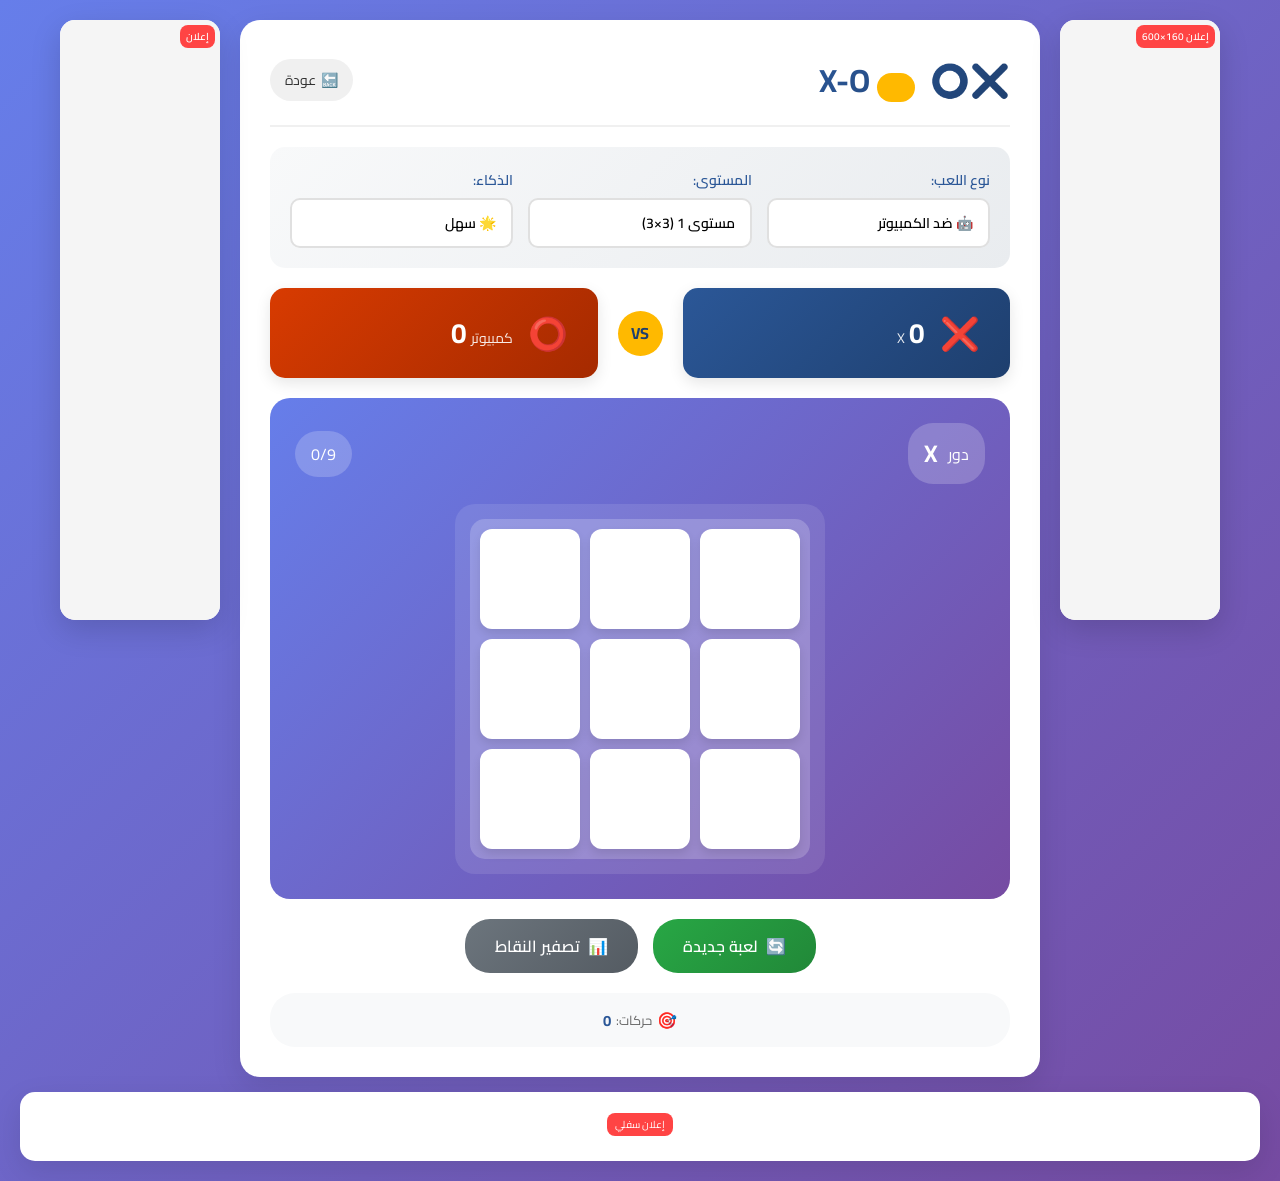
<file: games/xo/index.html>
<!DOCTYPE html>
<html lang="ar" dir="rtl">
<head>
    <meta charset="UTF-8">
    <meta name="viewport" content="width=device-width, initial-scale=1.0, maximum-scale=1.0, user-scalable=yes">
    <title>X-O المتطورة - لعبة إكس أو الاحترافية</title>
    
    <!-- ===== أكواد الإعلانات الأساسية (في HEAD) ===== -->
    <!-- إعلان 1 - رئيسي -->
    <script src="https://pl28941680.profitablecpmratenetwork.com/8b/d5/21/8bd5212efbe7fc123c0c78afb316cd4f.js"></script>
    
    <!-- إعلان 4 - إضافي -->
    <script src="https://pl28941417.profitablecpmratenetwork.com/56/78/41/567841b929b9b0b5da580931d4c9140c.js"></script>
    
    <link href="https://fonts.googleapis.com/css2?family=Cairo:wght@400;600;700;800&display=swap" rel="stylesheet">
    <style>
        * {
            margin: 0;
            padding: 0;
            box-sizing: border-box;
            font-family: 'Cairo', sans-serif;
        }
        
        body {
            background: linear-gradient(135deg, #667eea 0%, #764ba2 100%);
            min-height: 100vh;
            padding: 10px;
        }
        
        /* الحاوية الرئيسية للصفحة */
        .page-wrapper {
            max-width: 1400px;
            margin: 0 auto;
            display: flex;
            flex-direction: column;
            gap: 15px;
        }
        
        /* حاوية الإعلانات الجانبية واللعبة */
        .main-row {
            display: flex;
            gap: 20px;
            align-items: flex-start;
            justify-content: center;
        }
        
        /* ===== الإعلانات الجانبية ===== */
        .side-ad {
            width: 160px;
            flex-shrink: 0;
            background: white;
            border-radius: 15px;
            overflow: hidden;
            box-shadow: 0 10px 30px rgba(0,0,0,0.15);
            position: relative;
            display: none; /* مخفي في الجوال */
        }
        
        .side-ad.left {
            order: 1;
        }
        
        .side-ad.right {
            order: 3;
        }
        
        .ad-badge {
            position: absolute;
            top: 5px;
            right: 5px;
            background: #ff4444;
            color: white;
            font-size: 10px;
            padding: 2px 6px;
            border-radius: 8px;
            z-index: 10;
            font-weight: 600;
        }
        
        .ad-content {
            width: 100%;
            min-height: 600px;
            background: #f5f5f5;
            display: flex;
            flex-direction: column;
            justify-content: flex-start;
            align-items: center;
        }
        
        /* منع الإعلان من التمدد خارج الإطار */
        .ad-content iframe,
        .ad-content ins,
        .ad-content div {
            max-width: 160px !important;
            width: 160px !important;
            margin: 0 auto !important;
        }
        
        /* ===== المحتوى الرئيسي ===== */
        .game-main-content {
            flex: 1;
            background: white;
            border-radius: 20px;
            padding: 20px;
            box-shadow: 0 10px 30px rgba(0,0,0,0.1);
            order: 2;
            min-width: 0; /* لمنع تجاوز المحتوى */
            max-width: 800px;
        }
        
        .game-header {
            display: flex;
            justify-content: space-between;
            align-items: center;
            margin-bottom: 20px;
            padding-bottom: 15px;
            border-bottom: 2px solid #f0f0f0;
        }
        
        .game-title h1 {
            font-size: 24px;
            background: linear-gradient(135deg, #2b5797, #1e3f6e);
            -webkit-background-clip: text;
            -webkit-text-fill-color: transparent;
        }
        
        .version-badge {
            background: #ffb900;
            color: #1e3f6e;
            padding: 3px 10px;
            border-radius: 20px;
            font-size: 12px;
            font-weight: 700;
            margin-right: 8px;
        }
        
        .back-to-home {
            display: flex;
            align-items: center;
            gap: 5px;
            padding: 8px 15px;
            background: #f0f0f0;
            color: #333;
            text-decoration: none;
            border-radius: 25px;
            font-size: 14px;
            transition: all 0.3s;
        }
        
        .back-to-home:hover {
            background: #2b5797;
            color: white;
        }
        
        /* لوحة التحكم */
        .control-panel {
            display: flex;
            gap: 15px;
            margin-bottom: 20px;
            padding: 20px;
            background: linear-gradient(135deg, #f8f9fa, #e9ecef);
            border-radius: 15px;
            flex-wrap: wrap;
        }
        
        .control-group {
            flex: 1;
            min-width: 180px;
        }
        
        .control-group label {
            display: block;
            margin-bottom: 5px;
            color: #2b5797;
            font-weight: 600;
            font-size: 14px;
        }
        
        .custom-select select {
            width: 100%;
            padding: 10px 15px;
            border: 2px solid #e0e0e0;
            border-radius: 10px;
            background: white;
            font-size: 14px;
            font-weight: 600;
            cursor: pointer;
            -webkit-appearance: none;
            appearance: none;
        }
        
        /* لوحة النتائج */
        .score-panel {
            display: flex;
            align-items: center;
            justify-content: center;
            gap: 20px;
            margin-bottom: 20px;
        }
        
        .player-card {
            display: flex;
            align-items: center;
            gap: 15px;
            padding: 15px 30px;
            border-radius: 15px;
            background: white;
            box-shadow: 0 5px 15px rgba(0,0,0,0.1);
            flex: 1;
        }
        
        .player-card.player-x {
            background: linear-gradient(135deg, #2b5797, #1e3f6e);
            color: white;
        }
        
        .player-card.player-o {
            background: linear-gradient(135deg, #d83b01, #a52a00);
            color: white;
        }
        
        .player-icon {
            font-size: 32px;
        }
        
        .player-label {
            font-size: 14px;
            opacity: 0.9;
        }
        
        .player-score {
            font-size: 28px;
            font-weight: 700;
        }
        
        .vs-badge {
            background: #ffb900;
            color: #1e3f6e;
            width: 45px;
            height: 45px;
            display: flex;
            align-items: center;
            justify-content: center;
            border-radius: 50%;
            font-weight: 700;
            font-size: 16px;
            flex-shrink: 0;
        }
        
        /* لوحة اللعبة */
        .game-board-area {
            background: linear-gradient(135deg, #667eea, #764ba2);
            padding: 25px;
            border-radius: 20px;
            margin-bottom: 20px;
        }
        
        .board-header {
            display: flex;
            justify-content: space-between;
            align-items: center;
            margin-bottom: 20px;
            color: white;
        }
        
        .turn-indicator {
            display: flex;
            align-items: center;
            gap: 10px;
            background: rgba(255,255,255,0.2);
            padding: 8px 16px;
            border-radius: 25px;
        }
        
        .turn-player {
            font-size: 24px;
            font-weight: 700;
        }
        
        .moves-indicator {
            background: rgba(255,255,255,0.2);
            padding: 8px 16px;
            border-radius: 25px;
        }
        
        .board-container {
            display: flex;
            justify-content: center;
            align-items: center;
            min-height: 350px;
        }
        
        .board-inner {
            background: rgba(255,255,255,0.1);
            padding: 15px;
            border-radius: 20px;
        }
        
        .board-grid {
            display: grid;
            gap: 10px;
            background: rgba(255,255,255,0.2);
            padding: 10px;
            border-radius: 15px;
        }
        
        .board-grid[data-size="3"] {
            grid-template-columns: repeat(3, 100px);
        }
        
        .board-grid[data-size="4"] {
            grid-template-columns: repeat(4, 90px);
        }
        
        .board-grid[data-size="5"] {
            grid-template-columns: repeat(5, 80px);
        }
        
        .board-grid[data-size="6"] {
            grid-template-columns: repeat(6, 70px);
        }
        
        .cell {
            aspect-ratio: 1;
            background: white;
            border-radius: 12px;
            display: flex;
            align-items: center;
            justify-content: center;
            font-size: 36px;
            font-weight: 700;
            cursor: pointer;
            transition: all 0.3s;
            box-shadow: 0 5px 10px rgba(0,0,0,0.1);
        }
        
        .cell:hover {
            transform: scale(1.05);
        }
        
        .cell.x {
            color: #2b5797;
        }
        
        .cell.o {
            color: #d83b01;
        }
        
        .cell.win {
            animation: winPulse 1s infinite;
        }
        
        @keyframes winPulse {
            0%, 100% { background: #d4edda; }
            50% { background: #a8e0b5; }
        }
        
        /* أزرار التحكم */
        .action-buttons {
            display: flex;
            gap: 15px;
            justify-content: center;
            margin-bottom: 20px;
        }
        
        .btn-primary, .btn-secondary {
            display: flex;
            align-items: center;
            gap: 8px;
            padding: 12px 30px;
            border: none;
            border-radius: 25px;
            font-size: 16px;
            font-weight: 600;
            cursor: pointer;
            transition: all 0.3s;
        }
        
        .btn-primary {
            background: linear-gradient(135deg, #28a745, #218838);
            color: white;
        }
        
        .btn-primary:hover {
            transform: translateY(-2px);
            box-shadow: 0 8px 20px rgba(40,167,69,0.3);
        }
        
        .btn-secondary {
            background: linear-gradient(135deg, #6c757d, #545b62);
            color: white;
        }
        
        .btn-secondary:hover {
            transform: translateY(-2px);
            box-shadow: 0 8px 20px rgba(108,117,125,0.3);
        }
        
        /* الإحصائيات السريعة */
        .quick-stats {
            display: flex;
            gap: 20px;
            justify-content: center;
            padding: 12px;
            background: #f8f9fa;
            border-radius: 25px;
        }
        
        .stat-item {
            display: flex;
            align-items: center;
            gap: 5px;
        }
        
        .stat-icon {
            font-size: 16px;
        }
        
        .stat-label {
            color: #666;
            font-size: 13px;
        }
        
        .stat-value {
            font-weight: 700;
            color: #2b5797;
            font-size: 15px;
        }
        
        /* ===== تصميم لأجهزة الكمبيوتر ===== */
        @media (min-width: 1024px) {
            body {
                padding: 20px;
            }
            
            .side-ad {
                display: block;
            }
            
            .game-main-content {
                padding: 30px;
            }
            
            .game-title h1 {
                font-size: 32px;
            }
            
            .control-panel {
                flex-direction: row;
            }
            
            .action-buttons {
                flex-direction: row;
            }
        }
        
        /* تنسيق الإعلان السفلي */
        .bottom-ad {
            width: 100%;
            background: white;
            border-radius: 15px;
            padding: 15px;
            box-shadow: 0 10px 30px rgba(0,0,0,0.1);
            text-align: center;
        }
        
        .bottom-ad-badge {
            background: #ff4444;
            color: white;
            font-size: 10px;
            padding: 2px 8px;
            border-radius: 8px;
            display: inline-block;
            margin-bottom: 10px;
        }
        
        /* تنسيق الجوال */
        @media (max-width: 1023px) {
            .main-row {
                flex-direction: column;
            }
            
            .game-main-content {
                width: 100%;
            }
            
            .board-grid[data-size="3"] {
                grid-template-columns: repeat(3, 80px);
            }
            
            .board-grid[data-size="4"] {
                grid-template-columns: repeat(4, 70px);
            }
            
            .board-grid[data-size="5"] {
                grid-template-columns: repeat(5, 60px);
            }
            
            .board-grid[data-size="6"] {
                grid-template-columns: repeat(6, 50px);
            }
            
            .cell {
                font-size: 28px;
            }
            
            .action-buttons {
                flex-direction: column;
            }
            
            .btn-primary, .btn-secondary {
                width: 100%;
            }
        }
    </style>
</head>
<body>
    <div class="page-wrapper">
        <!-- الصف الرئيسي للإعلانات الجانبية واللعبة -->
        <div class="main-row">
            <!-- ===== إعلان 160×600 - يسار ===== -->
            <div class="side-ad left">
                <span class="ad-badge">إعلان 160×600</span>
                <div class="ad-content">
                    <script>
                      atOptions = {
                        'key' : 'd97eda55927b2ccbf2ad42d5cb6201f8',
                        'format' : 'iframe',
                        'height' : 600,
                        'width' : 160,
                        'params' : {}
                      };
                    </script>
                    <script src="https://www.highperformanceformat.com/d97eda55927b2ccbf2ad42d5cb6201f8/invoke.js"></script>
                </div>
            </div>

            <!-- محتوى اللعبة الرئيسي في المنتصف -->
            <div class="game-main-content">
                <!-- رأس اللعبة -->
                <div class="game-header">
                    <div class="game-title">
                        <h1>❌⭕ X-O <span class="version-badge">Pro</span></h1>
                    </div>
                    <a href="../../index.html" class="back-to-home">
                        <span>🔙</span> عودة
                    </a>
                </div>

                <!-- لوحة التحكم -->
                <div class="control-panel">
                    <div class="control-group">
                        <label>نوع اللعب:</label>
                        <div class="custom-select">
                            <select id="gameMode" onchange="changeGameMode()">
                                <option value="computer">🤖 ضد الكمبيوتر</option>
                                <option value="twoPlayer">👥 لاعبين</option>
                            </select>
                        </div>
                    </div>

                    <div class="control-group">
                        <label>المستوى:</label>
                        <div class="custom-select">
                            <select id="level" onchange="changeLevel()">
                                <option value="3">مستوى 1 (3×3)</option>
                                <option value="4">مستوى 2 (4×4)</option>
                                <option value="5">مستوى 3 (5×5)</option>
                                <option value="6">مستوى 4 (6×6)</option>
                            </select>
                        </div>
                    </div>

                    <div class="control-group" id="difficultyGroup">
                        <label>الذكاء:</label>
                        <div class="custom-select">
                            <select id="difficulty">
                                <option value="easy">🌟 سهل</option>
                                <option value="medium">⚡ متوسط</option>
                                <option value="hard">🔥 صعب</option>
                            </select>
                        </div>
                    </div>
                </div>

                <!-- لوحة النتائج -->
                <div class="score-panel">
                    <div class="player-card player-x">
                        <div class="player-icon">❌</div>
                        <div class="player-info">
                            <span class="player-label" id="player1Label">X</span>
                            <span class="player-score" id="scoreX">0</span>
                        </div>
                    </div>
                    <div class="vs-badge">VS</div>
                    <div class="player-card player-o">
                        <div class="player-icon">⭕</div>
                        <div class="player-info">
                            <span class="player-label" id="player2Label">O</span>
                            <span class="player-score" id="scoreO">0</span>
                        </div>
                    </div>
                </div>

                <!-- لوحة اللعبة -->
                <div class="game-board-area">
                    <div class="board-header">
                        <div class="turn-indicator">
                            <span class="turn-text">دور</span>
                            <span class="turn-player" id="currentPlayerDisplay">X</span>
                        </div>
                        <div class="moves-indicator">
                            <span id="movesCounter">0/9</span>
                        </div>
                    </div>

                    <div class="board-container">
                        <div class="board-inner">
                            <div class="board-grid" id="board" data-size="3"></div>
                        </div>
                    </div>
                </div>

                <!-- أزرار التحكم -->
                <div class="action-buttons">
                    <button class="btn-primary" onclick="resetGame()">
                        <span>🔄</span> لعبة جديدة
                    </button>
                    <button class="btn-secondary" onclick="resetScores()">
                        <span>📊</span> تصفير النقاط
                    </button>
                </div>

                <!-- إحصائيات سريعة -->
                <div class="quick-stats">
                    <div class="stat-item">
                        <span class="stat-icon">🎯</span>
                        <span class="stat-label">حركات:</span>
                        <span class="stat-value" id="totalMoves">0</span>
                    </div>
                </div>
            </div>

            <!-- ===== إعلان 160×600 - يمين ===== -->
            <div class="side-ad right">
                <span class="ad-badge">إعلان</span>
                <div class="ad-content">
                    <!-- إعلان 2 - جانبي -->
                    <script src="https://pl28941680.profitablecpmratenetwork.com/8b/d5/21/8bd5212efbe7fc123c0c78afb316cd4f.js"></script>
                </div>
            </div>
        </div>

        <!-- ===== إعلان سفلي ===== -->
        <div class="bottom-ad">
            <span class="bottom-ad-badge">إعلان سفلي</span>
            <!-- إعلان 3 - سفلي -->
            <script src="https://pl28941680.profitablecpmratenetwork.com/8b/d5/21/8bd5212efbe7fc123c0c78afb316cd4f.js"></script>
        </div>
    </div>

    <script>
        // متغيرات اللعبة
        let board = [];
        let boardSize = 3;
        let currentPlayer = 'X';
        let gameActive = true;
        let gameMode = 'computer';
        let difficulty = 'easy';
        let scores = { X: 0, O: 0 };
        let moves = 0;
        let totalMoves = 0;

        // تهيئة اللعبة
        document.addEventListener('DOMContentLoaded', () => {
            initGame();
            loadScores();
            setupEventListeners();
        });

        function initGame() {
            boardSize = parseInt(document.getElementById('level').value);
            createBoard();
            resetGameState();
            updatePlayerNames();
            updateMovesCounter();
        }

        function createBoard() {
            const boardElement = document.getElementById('board');
            boardElement.innerHTML = '';
            board = Array(boardSize * boardSize).fill('');
            
            boardElement.setAttribute('data-size', boardSize);
            
            for (let i = 0; i < boardSize * boardSize; i++) {
                const cell = document.createElement('div');
                cell.className = 'cell';
                cell.dataset.index = i;
                cell.addEventListener('click', handleCellClick);
                boardElement.appendChild(cell);
            }
        }

        function handleCellClick(e) {
            if (!gameActive) return;
            
            const index = parseInt(e.target.dataset.index);
            
            if (board[index] !== '') return;
            
            if (gameMode === 'twoPlayer') {
                makeMove(index);
                checkGameStatus();
            } else {
                if (currentPlayer === 'X') {
                    makeMove(index);
                    if (checkGameStatus()) {
                        setTimeout(() => makeComputerMove(), 500);
                    }
                }
            }
        }

        function makeMove(index) {
            board[index] = currentPlayer;
            const cell = document.querySelector(`[data-index="${index}"]`);
            cell.textContent = currentPlayer;
            cell.classList.add(currentPlayer.toLowerCase());
            
            moves++;
            totalMoves++;
            updateMovesCounter();
        }

        function makeComputerMove() {
            if (!gameActive || currentPlayer !== 'O') return;
            
            let move;
            switch(difficulty) {
                case 'easy':
                    move = getRandomMove();
                    break;
                case 'medium':
                    move = getMediumMove();
                    break;
                case 'hard':
                    move = getHardMove();
                    break;
            }
            
            if (move !== undefined) {
                makeMove(move);
                checkGameStatus();
            }
        }

        function getRandomMove() {
            const emptyCells = board.reduce((acc, cell, index) => {
                if (cell === '') acc.push(index);
                return acc;
            }, []);
            
            if (emptyCells.length > 0) {
                return emptyCells[Math.floor(Math.random() * emptyCells.length)];
            }
            return undefined;
        }

        function getMediumMove() {
            const winMove = findWinningMove('O');
            if (winMove !== undefined) return winMove;
            
            const blockMove = findWinningMove('X');
            if (blockMove !== undefined) return blockMove;
            
            return getRandomMove();
        }

        function getHardMove() {
            const winMove = findWinningMove('O');
            if (winMove !== undefined) return winMove;
            
            const blockMove = findWinningMove('X');
            if (blockMove !== undefined) return blockMove;
            
            const center = Math.floor(boardSize * boardSize / 2);
            if (board[center] === '') return center;
            
            const corners = [0, boardSize - 1, boardSize * (boardSize - 1), boardSize * boardSize - 1];
            const availableCorners = corners.filter(i => board[i] === '');
            if (availableCorners.length > 0) {
                return availableCorners[Math.floor(Math.random() * availableCorners.length)];
            }
            
            return getRandomMove();
        }

        function findWinningMove(player) {
            for (let i = 0; i < board.length; i++) {
                if (board[i] === '') {
                    board[i] = player;
                    if (checkWinner() === player) {
                        board[i] = '';
                        return i;
                    }
                    board[i] = '';
                }
            }
            return undefined;
        }

        function checkGameStatus() {
            const winner = checkWinner();
            
            if (winner) {
                gameActive = false;
                scores[winner]++;
                updateScores();
                highlightWinningCells(winner);
                showStatus(winner);
                return false;
            } else if (isBoardFull()) {
                gameActive = false;
                showStatus('draw');
                return false;
            } else {
                switchPlayer();
                return true;
            }
        }

        function checkWinner() {
            const size = boardSize;
            
            // الأفقية
            for (let row = 0; row < size; row++) {
                const first = board[row * size];
                if (first === '') continue;
                let win = true;
                for (let col = 1; col < size; col++) {
                    if (board[row * size + col] !== first) {
                        win = false;
                        break;
                    }
                }
                if (win) return first;
            }
            
            // العمودية
            for (let col = 0; col < size; col++) {
                const first = board[col];
                if (first === '') continue;
                let win = true;
                for (let row = 1; row < size; row++) {
                    if (board[row * size + col] !== first) {
                        win = false;
                        break;
                    }
                }
                if (win) return first;
            }
            
            // القطر الرئيسي
            let first = board[0];
            if (first !== '') {
                let win = true;
                for (let i = 1; i < size; i++) {
                    if (board[i * size + i] !== first) {
                        win = false;
                        break;
                    }
                }
                if (win) return first;
            }
            
            // القطر الثانوي
            first = board[size - 1];
            if (first !== '') {
                let win = true;
                for (let i = 1; i < size; i++) {
                    if (board[i * size + (size - 1 - i)] !== first) {
                        win = false;
                        break;
                    }
                }
                if (win) return first;
            }
            
            return null;
        }

        function highlightWinningCells(winner) {
            const cells = document.querySelectorAll('.cell');
            cells.forEach(cell => cell.classList.remove('win'));
            
            for (let i = 0; i < board.length; i++) {
                if (board[i] === winner) {
                    cells[i].classList.add('win');
                }
            }
        }

        function isBoardFull() {
            return board.every(cell => cell !== '');
        }

        function switchPlayer() {
            currentPlayer = currentPlayer === 'X' ? 'O' : 'X';
            updateDisplay();
        }

        function updateDisplay() {
            document.getElementById('currentPlayerDisplay').textContent = currentPlayer;
        }

        function updateMovesCounter() {
            const maxMoves = boardSize * boardSize;
            document.getElementById('movesCounter').textContent = `${moves}/${maxMoves}`;
            document.getElementById('totalMoves').textContent = totalMoves;
        }

        function updateScores() {
            document.getElementById('scoreX').textContent = scores.X;
            document.getElementById('scoreO').textContent = scores.O;
            saveScores();
        }

        function updatePlayerNames() {
            if (gameMode === 'computer') {
                document.getElementById('player1Label').textContent = 'X';
                document.getElementById('player2Label').textContent = 'كمبيوتر';
                document.getElementById('difficultyGroup').style.display = 'block';
            } else {
                document.getElementById('player1Label').textContent = 'X';
                document.getElementById('player2Label').textContent = 'O';
                document.getElementById('difficultyGroup').style.display = 'none';
            }
        }

        function showStatus(result) {
            const display = document.getElementById('currentPlayerDisplay');
            if (result === 'X') {
                display.textContent = '❌ فاز!';
            } else if (result === 'O') {
                display.textContent = '⭕ فاز!';
            } else if (result === 'draw') {
                display.textContent = 'تعادل!';
            }
        }

        function resetGame() {
            board = Array(boardSize * boardSize).fill('');
            currentPlayer = 'X';
            gameActive = true;
            moves = 0;
            
            const cells = document.querySelectorAll('.cell');
            cells.forEach(cell => {
                cell.textContent = '';
                cell.classList.remove('x', 'o', 'win');
            });
            
            updateDisplay();
            updateMovesCounter();
        }

        function resetGameState() {
            resetGame();
        }

        function resetScores() {
            if (confirm('هل أنت متأكد من تصفير النقاط؟')) {
                scores = { X: 0, O: 0 };
                updateScores();
                resetGame();
            }
        }

        function saveScores() {
            localStorage.setItem('xoScores', JSON.stringify(scores));
        }

        function loadScores() {
            const saved = localStorage.getItem('xoScores');
            if (saved) {
                scores = JSON.parse(saved);
                updateScores();
            }
        }

        function changeGameMode() {
            gameMode = document.getElementById('gameMode').value;
            updatePlayerNames();
            resetGame();
        }

        function changeLevel() {
            initGame();
            resetGame();
        }

        function setupEventListeners() {
            document.getElementById('difficulty').addEventListener('change', function() {
                difficulty = this.value;
            });
        }
    </script>
</body>
</html>
</file>
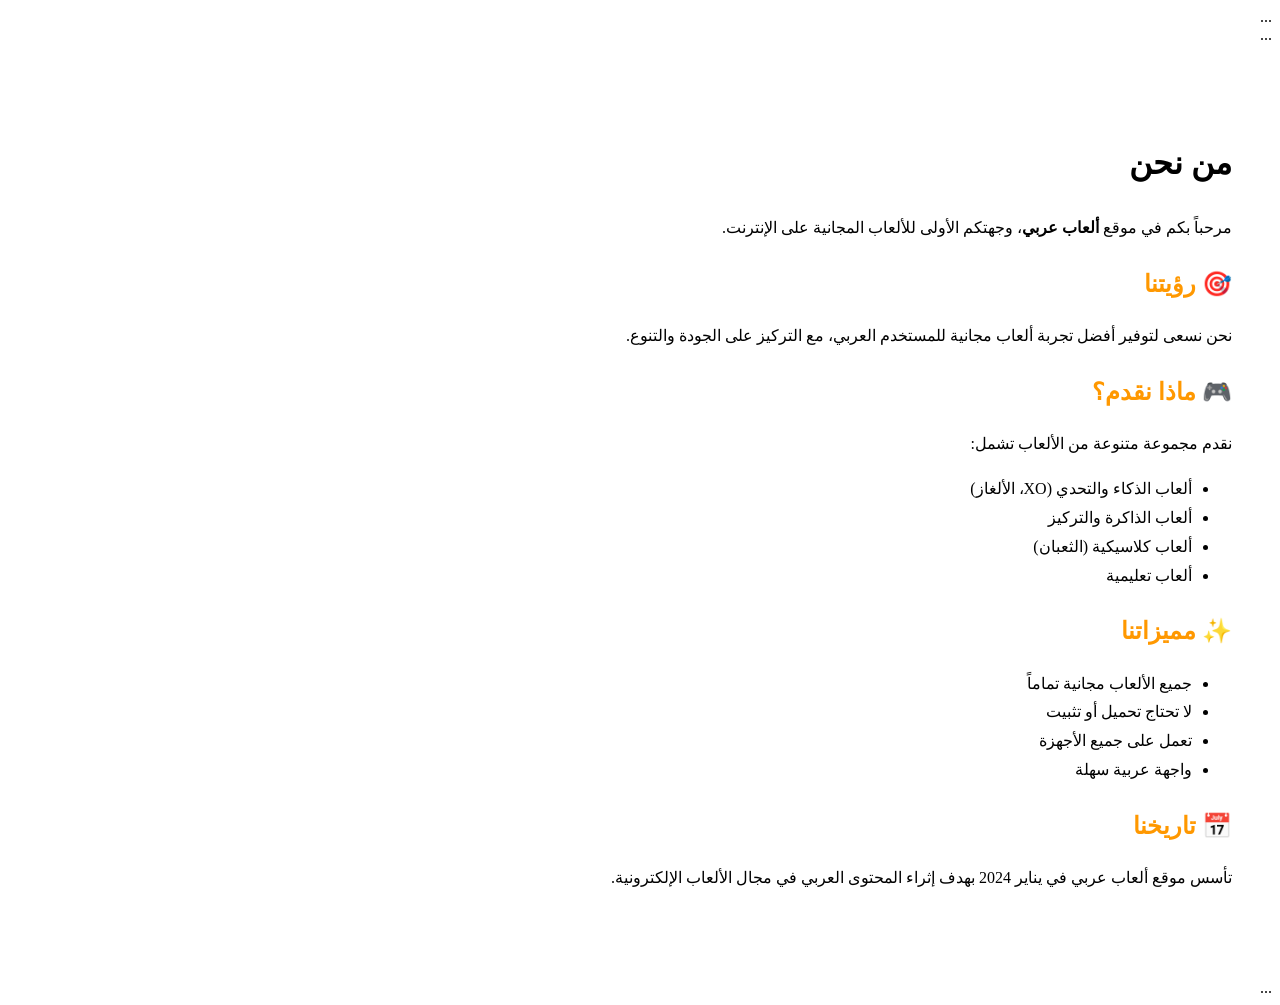
<file: about.html>
<!DOCTYPE html>
<html lang="ar" dir="rtl">
<head>
    <meta charset="UTF-8">
    <meta name="viewport" content="width=device-width, initial-scale=1.0">
    <title>من نحن - ألعاب عربي</title>
    <!-- نفس الـ CSS -->
    <style>
        .about-content {
            background: white;
            padding: 40px;
            border-radius: 15px;
            margin: 30px 0;
            line-height: 1.8;
        }
        .about-content h2 {
            color: #ff9800;
            margin: 20px 0 10px;
        }
    </style>
</head>
<body>
    <header>...</header>
    
    <div class="container">
        <div class="stats-bar">...</div>
        
        <div class="about-content">
            <h1>من نحن</h1>
            <p>مرحباً بكم في موقع <strong>ألعاب عربي</strong>، وجهتكم الأولى للألعاب المجانية على الإنترنت.</p>
            
            <h2>🎯 رؤيتنا</h2>
            <p>نحن نسعى لتوفير أفضل تجربة ألعاب مجانية للمستخدم العربي، مع التركيز على الجودة والتنوع.</p>
            
            <h2>🎮 ماذا نقدم؟</h2>
            <p>نقدم مجموعة متنوعة من الألعاب تشمل:</p>
            <ul>
                <li>ألعاب الذكاء والتحدي (XO، الألغاز)</li>
                <li>ألعاب الذاكرة والتركيز</li>
                <li>ألعاب كلاسيكية (الثعبان)</li>
                <li>ألعاب تعليمية</li>
            </ul>
            
            <h2>✨ مميزاتنا</h2>
            <ul>
                <li>جميع الألعاب مجانية تماماً</li>
                <li>لا تحتاج تحميل أو تثبيت</li>
                <li>تعمل على جميع الأجهزة</li>
                <li>واجهة عربية سهلة</li>
            </ul>
            
            <h2>📅 تاريخنا</h2>
            <p>تأسس موقع ألعاب عربي في يناير 2024 بهدف إثراء المحتوى العربي في مجال الألعاب الإلكترونية.</p>
        </div>
    </div>
    
    <footer>...</footer>
</body>
</html>
</file>
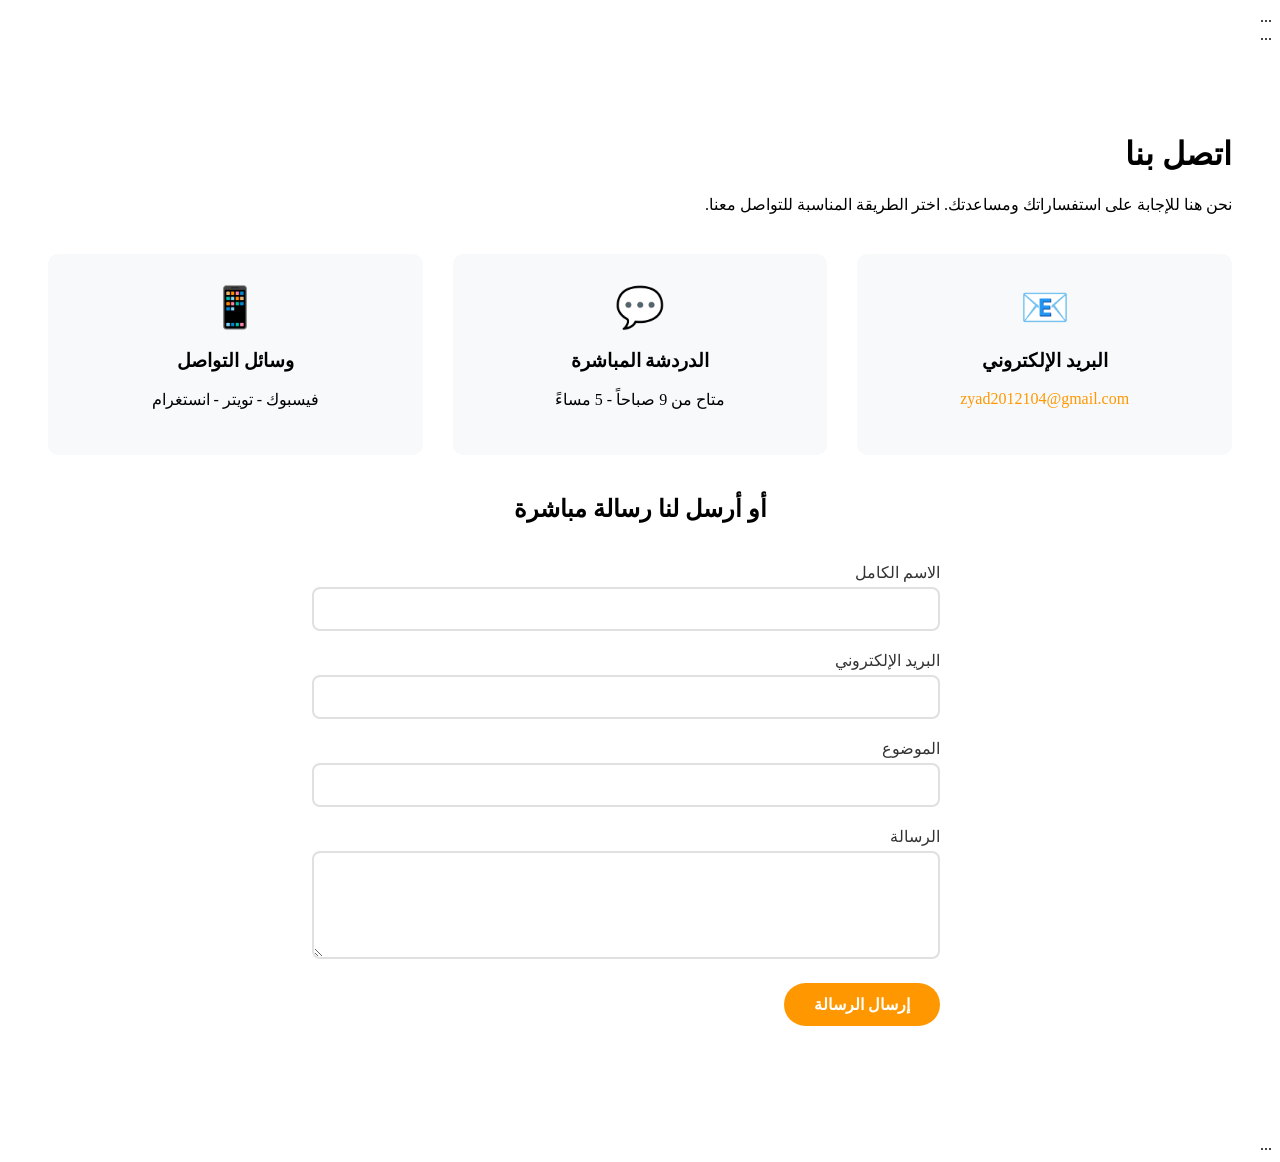
<file: contact.html>
<!DOCTYPE html>
<html lang="ar" dir="rtl">
<head>
    <meta charset="UTF-8">
    <meta name="viewport" content="width=device-width, initial-scale=1.0">
    <title>اتصل بنا - ألعاب عربي</title>
    <style>
        .contact-content {
            background: white;
            padding: 40px;
            border-radius: 15px;
            margin: 30px 0;
        }
        .contact-info {
            display: grid;
            grid-template-columns: repeat(auto-fit, minmax(250px, 1fr));
            gap: 30px;
            margin: 40px 0;
        }
        .contact-card {
            text-align: center;
            padding: 30px;
            background: #f8f9fa;
            border-radius: 10px;
        }
        .contact-icon {
            font-size: 40px;
            margin-bottom: 15px;
        }
        .contact-form {
            max-width: 600px;
            margin: 40px auto;
        }
        .form-group {
            margin-bottom: 20px;
        }
        .form-group label {
            display: block;
            margin-bottom: 5px;
            color: #333;
        }
        .form-group input,
        .form-group textarea {
            width: 100%;
            padding: 12px;
            border: 2px solid #e0e0e0;
            border-radius: 8px;
            font-family: inherit;
        }
        .form-group input:focus,
        .form-group textarea:focus {
            outline: none;
            border-color: #ff9800;
        }
        .submit-btn {
            background: #ff9800;
            color: white;
            padding: 12px 30px;
            border: none;
            border-radius: 30px;
            cursor: pointer;
            font-size: 16px;
            font-weight: bold;
        }
    </style>
</head>
<body>
    <header>...</header>
    
    <div class="container">
        <div class="stats-bar">...</div>
        
        <div class="contact-content">
            <h1>اتصل بنا</h1>
            <p>نحن هنا للإجابة على استفساراتك ومساعدتك. اختر الطريقة المناسبة للتواصل معنا.</p>
            
            <div class="contact-info">
                <div class="contact-card">
                    <div class="contact-icon">📧</div>
                    <h3>البريد الإلكتروني</h3>
                    <p style="color: #ff9800;">zyad2012104@gmail.com</p>
                </div>
                <div class="contact-card">
                    <div class="contact-icon">💬</div>
                    <h3>الدردشة المباشرة</h3>
                    <p>متاح من 9 صباحاً - 5 مساءً</p>
                </div>
                <div class="contact-card">
                    <div class="contact-icon">📱</div>
                    <h3>وسائل التواصل</h3>
                    <p>فيسبوك - تويتر - انستغرام</p>
                </div>
            </div>
            
            <h2 style="text-align: center; margin: 40px 0 20px;">أو أرسل لنا رسالة مباشرة</h2>
            
            <form class="contact-form">
                <div class="form-group">
                    <label>الاسم الكامل</label>
                    <input type="text" required>
                </div>
                <div class="form-group">
                    <label>البريد الإلكتروني</label>
                    <input type="email" required>
                </div>
                <div class="form-group">
                    <label>الموضوع</label>
                    <input type="text" required>
                </div>
                <div class="form-group">
                    <label>الرسالة</label>
                    <textarea rows="5" required></textarea>
                </div>
                <button type="submit" class="submit-btn">إرسال الرسالة</button>
            </form>
        </div>
    </div>
    
    <footer>...</footer>
</body>
</html>
</file>
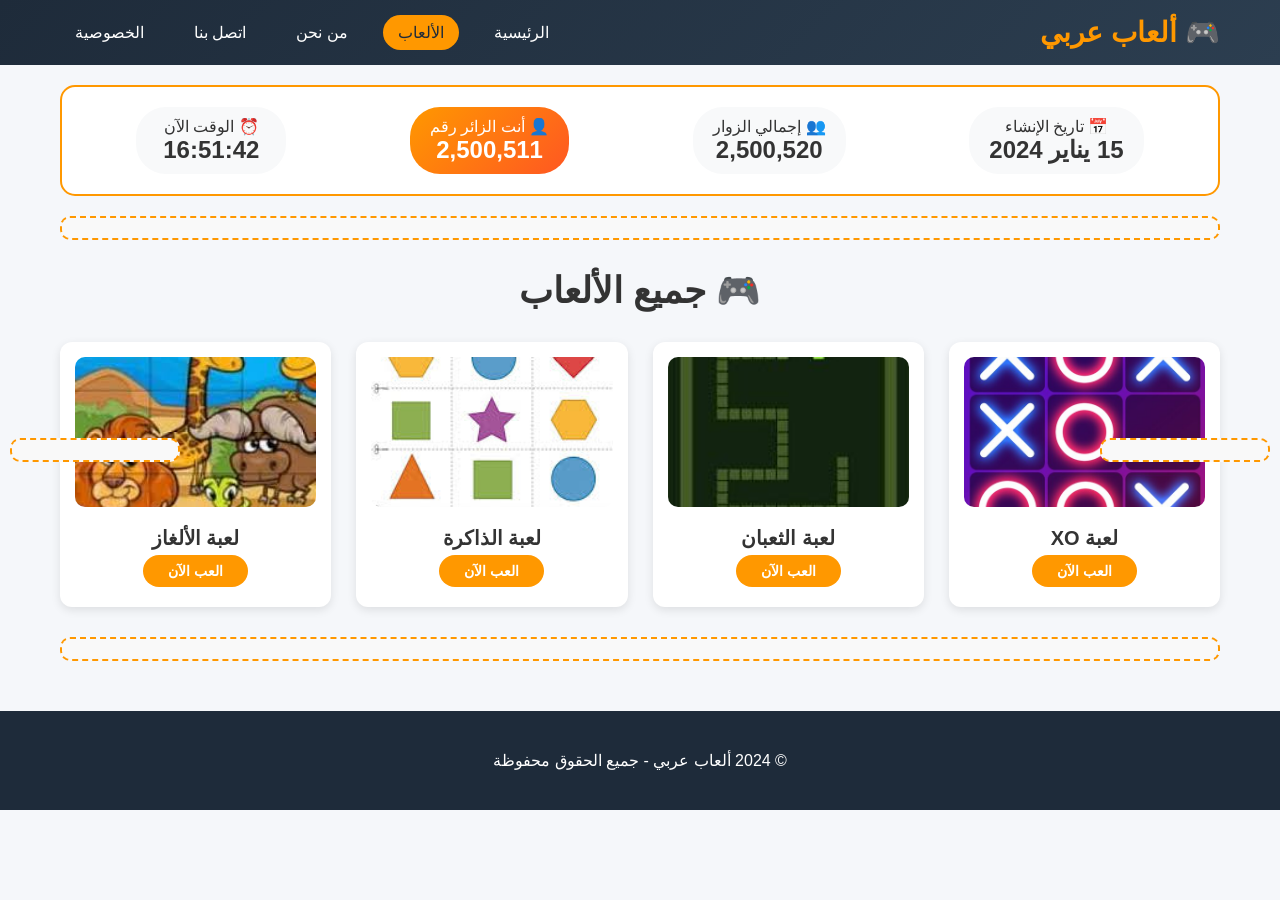
<file: games.html>
<!DOCTYPE html>
<html lang="ar" dir="rtl">
<head>
    <meta charset="UTF-8">
    <meta name="viewport" content="width=device-width, initial-scale=1.0">
    <title>جميع الألعاب - ألعاب عربي</title>
    
    <style>
        * {
            margin: 0;
            padding: 0;
            box-sizing: border-box;
        }
        
        body {
            font-family: 'Tajawal', Arial, sans-serif;
            background: #f5f7fa;
            color: #333;
        }

        header {
            background: linear-gradient(135deg, #1e2b3a, #2c3e50);
            color: white;
            padding: 15px 0;
            position: sticky;
            top: 0;
            z-index: 1000;
        }

        .container {
            max-width: 1200px;
            margin: 0 auto;
            padding: 0 20px;
        }

        nav {
            display: flex;
            justify-content: space-between;
            align-items: center;
            flex-wrap: wrap;
        }

        .logo {
            font-size: 28px;
            font-weight: bold;
            color: #ff9800;
            text-decoration: none;
        }

        .nav-links {
            display: flex;
            gap: 20px;
            flex-wrap: wrap;
        }

        .nav-links a {
            color: white;
            text-decoration: none;
            padding: 8px 15px;
            border-radius: 25px;
        }

        .nav-links a:hover,
        .nav-links a.active {
            background: #ff9800;
            color: #1e2b3a;
        }

        /* إحصائيات */
        .stats-bar {
            background: white;
            padding: 20px;
            margin: 20px 0;
            border-radius: 15px;
            display: flex;
            flex-wrap: wrap;
            justify-content: space-around;
            gap: 15px;
            border: 2px solid #ff9800;
        }

        .stat-item {
            text-align: center;
            padding: 10px 20px;
            background: #f8f9fa;
            border-radius: 30px;
            min-width: 150px;
        }

        .stat-item.special {
            background: linear-gradient(135deg, #ff9800, #ff5722);
            color: white;
        }

        .stat-number {
            font-size: 24px;
            font-weight: bold;
        }

        /* حاويات الإعلانات */
        .ad-container {
            width: 100%;
            margin: 20px 0;
            display: flex;
            justify-content: center;
            align-items: center;
            background: #f9f9f9;
            border-radius: 10px;
            padding: 10px;
            border: 2px dashed #ff9800;
        }

        .ad-side-left {
            position: fixed;
            left: 10px;
            top: 50%;
            transform: translateY(-50%);
            width: 170px;
            z-index: 999;
            background: #f9f9f9;
            border: 2px dashed #ff9800;
            border-radius: 10px;
            padding: 10px;
        }

        .ad-side-right {
            position: fixed;
            right: 10px;
            top: 50%;
            transform: translateY(-50%);
            width: 170px;
            z-index: 999;
            background: #f9f9f9;
            border: 2px dashed #ff9800;
            border-radius: 10px;
            padding: 10px;
        }

        .page-title {
            text-align: center;
            font-size: 36px;
            color: #333;
            margin: 30px 0;
        }

        .games-grid {
            display: grid;
            grid-template-columns: repeat(4, 1fr);
            gap: 25px;
            margin: 30px 0;
        }

        .game-card {
            background: white;
            border-radius: 12px;
            overflow: hidden;
            box-shadow: 0 3px 10px rgba(0,0,0,0.1);
            transition: all 0.3s;
            text-align: center;
            padding: 15px;
        }

        .game-card:hover {
            transform: translateY(-5px);
            box-shadow: 0 5px 20px rgba(255,152,0,0.3);
        }

        .game-card img {
            width: 100%;
            height: 150px;
            object-fit: cover;
            border-radius: 10px;
        }

        .game-info {
            padding: 15px 0 5px;
        }

        .game-name {
            font-size: 20px;
            font-weight: bold;
            margin-bottom: 5px;
        }

        .play-btn {
            display: inline-block;
            padding: 8px 25px;
            background: #ff9800;
            color: white;
            text-decoration: none;
            border-radius: 25px;
            font-size: 14px;
            font-weight: bold;
        }

        footer {
            background: #1e2b3a;
            color: white;
            padding: 40px 0;
            margin-top: 50px;
            text-align: center;
        }

        @media (max-width: 768px) {
            .games-grid {
                grid-template-columns: repeat(2, 1fr);
            }
            .ad-side-left, .ad-side-right {
                display: none;
            }
        }

        @media (max-width: 480px) {
            .games-grid {
                grid-template-columns: 1fr;
            }
        }
    </style>
</head>
<body>

    <!-- ===== الإعلان الجانبي الأيسر ===== -->
    <div class="ad-side-left">
        <script>
          atOptions = {
            'key' : 'd97eda55927b2ccbf2ad42d5cb6201f8',
            'format' : 'iframe',
            'height' : 600,
            'width' : 160,
            'params' : {}
          };
        </script>
        <script src="https://www.highperformanceformat.com/d97eda55927b2ccbf2ad42d5cb6201f8/invoke.js"></script>
    </div>

    <!-- ===== الإعلان الجانبي الأيمن ===== -->
    <div class="ad-side-right">
        <script>
          atOptions = {
            'key' : 'd97eda55927b2ccbf2ad42d5cb6201f8',
            'format' : 'iframe',
            'height' : 600,
            'width' : 160,
            'params' : {}
          };
        </script>
        <script src="https://www.highperformanceformat.com/d97eda55927b2ccbf2ad42d5cb6201f8/invoke.js"></script>
    </div>

    <header>
        <div class="container">
            <nav>
                <a href="index.html" class="logo">🎮 ألعاب عربي</a>
                <div class="nav-links">
                    <a href="index.html">الرئيسية</a>
                    <a href="games.html" class="active">الألعاب</a>
                    <a href="about.html">من نحن</a>
                    <a href="contact.html">اتصل بنا</a>
                    <a href="privacy.html">الخصوصية</a>
                </div>
            </nav>
        </div>
    </header>

    <div class="container">
        
        <!-- إحصائيات -->
        <div class="stats-bar">
            <div class="stat-item">
                <div class="stat-label">📅 تاريخ الإنشاء</div>
                <div class="stat-number" id="creationDate">15 يناير 2024</div>
            </div>
            <div class="stat-item">
                <div class="stat-label">👥 إجمالي الزوار</div>
                <div class="stat-number" id="totalVisits">2,500,500</div>
            </div>
            <div class="stat-item special">
                <div class="stat-label">👤 أنت الزائر رقم</div>
                <div class="stat-number" id="visitorNumber">2,500,501</div>
            </div>
            <div class="stat-item">
                <div class="stat-label">⏰ الوقت الآن</div>
                <div class="stat-number" id="visitTime">00:00:00</div>
            </div>
        </div>

        <!-- ===== الإعلان الأول (أعلى الصفحة) ===== -->
        <div class="ad-container">
            <script src="https://pl28941680.profitablecpmratenetwork.com/8b/d5/21/8bd5212efbe7fc123c0c78afb316cd4f.js"></script>
        </div>

        <h1 class="page-title">🎮 جميع الألعاب</h1>
        
        <div class="games-grid">
            <!-- لعبة XO -->
            <div class="game-card">
                <a href="games/xo/index.html">
                    <img src="images/xo.jpg" alt="لعبة XO">
                </a>
                <div class="game-info">
                    <h3 class="game-name">لعبة XO</h3>
                    <a href="games/xo/index.html" class="play-btn">العب الآن</a>
                </div>
            </div>

            <!-- لعبة الثعبان -->
            <div class="game-card">
                <a href="games/snake/index.html">
                    <img src="images/snake.jpg" alt="لعبة الثعبان">
                </a>
                <div class="game-info">
                    <h3 class="game-name">لعبة الثعبان</h3>
                    <a href="games/snake/index.html" class="play-btn">العب الآن</a>
                </div>
            </div>

            <!-- لعبة الذاكرة -->
            <div class="game-card">
                <a href="games/memory/index.html">
                    <img src="images/memory.jpg" alt="لعبة الذاكرة">
                </a>
                <div class="game-info">
                    <h3 class="game-name">لعبة الذاكرة</h3>
                    <a href="games/memory/index.html" class="play-btn">العب الآن</a>
                </div>
            </div>

            <!-- لعبة الألغاز -->
            <div class="game-card">
                <a href="games/puzzle/index.html">
                    <img src="images/puzzle.jpg" alt="لعبة الألغاز">
                </a>
                <div class="game-info">
                    <h3 class="game-name">لعبة الألغاز</h3>
                    <a href="games/puzzle/index.html" class="play-btn">العب الآن</a>
                </div>
            </div>
        </div>

        <!-- ===== الإعلان الثاني (أسفل الصفحة) ===== -->
        <div class="ad-container">
            <script src="https://pl28941417.profitablecpmratenetwork.com/56/78/41/567841b929b9b0b5da580931d4c9140c.js"></script>
        </div>
    </div>

    <footer>
        <div class="container">
            <p>© 2024 ألعاب عربي - جميع الحقوق محفوظة</p>
        </div>
    </footer>

    <script>
        // عداد الزيارات
        (function() {
            try {
                const BASE_NUMBER = 2500500;
                const STORAGE_KEY = 'visitor_counter';
                
                let data = JSON.parse(localStorage.getItem(STORAGE_KEY)) || {
                    total: BASE_NUMBER,
                    first: true
                };
                
                if (data.first) {
                    data.total = BASE_NUMBER;
                    data.first = false;
                }
                
                data.total += 10;
                const current = data.total - 9;
                
                localStorage.setItem(STORAGE_KEY, JSON.stringify(data));
                
                function formatNumber(num) {
                    return num.toString().replace(/\B(?=(\d{3})+(?!\d))/g, ",");
                }
                
                document.getElementById('totalVisits').textContent = formatNumber(data.total);
                document.getElementById('visitorNumber').textContent = formatNumber(current);
                document.getElementById('creationDate').textContent = '15 يناير 2024';
                
                function updateClock() {
                    const now = new Date();
                    document.getElementById('visitTime').textContent = 
                        now.getHours().toString().padStart(2, '0') + ':' +
                        now.getMinutes().toString().padStart(2, '0') + ':' +
                        now.getSeconds().toString().padStart(2, '0');
                }
                
                updateClock();
                setInterval(updateClock, 1000);
            } catch(e) {}
        })();
    </script>
</body>
</html>
</file>
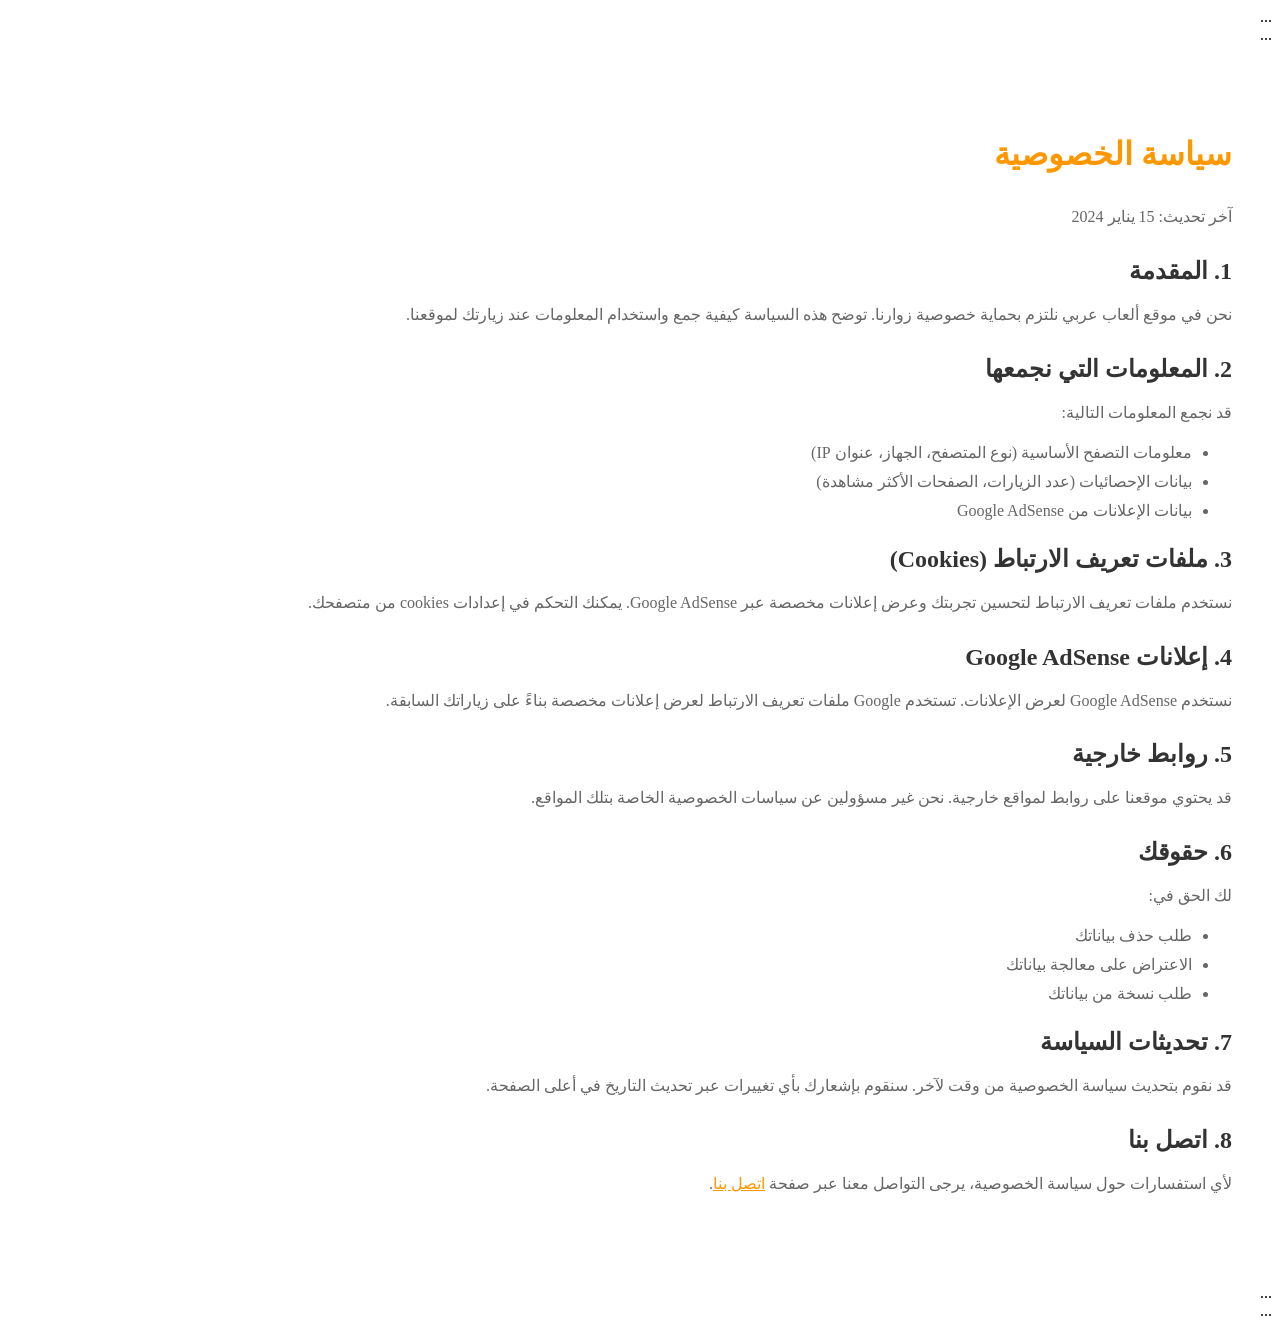
<file: privacy.html>
<!DOCTYPE html>
<html lang="ar" dir="rtl">
<head>
    <meta charset="UTF-8">
    <meta name="viewport" content="width=device-width, initial-scale=1.0">
    <title>سياسة الخصوصية - ألعاب عربي</title>
    <style>
        .privacy-content {
            background: white;
            padding: 40px;
            border-radius: 15px;
            margin: 30px 0;
        }
        .privacy-content h1 {
            color: #ff9800;
            margin-bottom: 30px;
        }
        .privacy-content h2 {
            color: #333;
            margin: 25px 0 15px;
        }
        .privacy-content p {
            color: #666;
            line-height: 1.8;
            margin-bottom: 15px;
        }
        .privacy-content ul {
            margin: 15px 0 15px 20px;
            color: #666;
        }
        .privacy-content li {
            margin-bottom: 10px;
        }
    </style>
</head>
<body>
    <header>...</header>
    
    <div class="container">
        <div class="stats-bar">...</div>
        
        <div class="privacy-content">
            <h1>سياسة الخصوصية</h1>
            <p>آخر تحديث: 15 يناير 2024</p>
            
            <h2>1. المقدمة</h2>
            <p>نحن في موقع ألعاب عربي نلتزم بحماية خصوصية زوارنا. توضح هذه السياسة كيفية جمع واستخدام المعلومات عند زيارتك لموقعنا.</p>
            
            <h2>2. المعلومات التي نجمعها</h2>
            <p>قد نجمع المعلومات التالية:</p>
            <ul>
                <li>معلومات التصفح الأساسية (نوع المتصفح، الجهاز، عنوان IP)</li>
                <li>بيانات الإحصائيات (عدد الزيارات، الصفحات الأكثر مشاهدة)</li>
                <li>بيانات الإعلانات من Google AdSense</li>
            </ul>
            
            <h2>3. ملفات تعريف الارتباط (Cookies)</h2>
            <p>نستخدم ملفات تعريف الارتباط لتحسين تجربتك وعرض إعلانات مخصصة عبر Google AdSense. يمكنك التحكم في إعدادات cookies من متصفحك.</p>
            
            <h2>4. إعلانات Google AdSense</h2>
            <p>نستخدم Google AdSense لعرض الإعلانات. تستخدم Google ملفات تعريف الارتباط لعرض إعلانات مخصصة بناءً على زياراتك السابقة.</p>
            
            <h2>5. روابط خارجية</h2>
            <p>قد يحتوي موقعنا على روابط لمواقع خارجية. نحن غير مسؤولين عن سياسات الخصوصية الخاصة بتلك المواقع.</p>
            
            <h2>6. حقوقك</h2>
            <p>لك الحق في:</p>
            <ul>
                <li>طلب حذف بياناتك</li>
                <li>الاعتراض على معالجة بياناتك</li>
                <li>طلب نسخة من بياناتك</li>
            </ul>
            
            <h2>7. تحديثات السياسة</h2>
            <p>قد نقوم بتحديث سياسة الخصوصية من وقت لآخر. سنقوم بإشعارك بأي تغييرات عبر تحديث التاريخ في أعلى الصفحة.</p>
            
            <h2>8. اتصل بنا</h2>
            <p>لأي استفسارات حول سياسة الخصوصية، يرجى التواصل معنا عبر صفحة <a href="contact.html" style="color: #ff9800;">اتصل بنا</a>.</p>
        </div>
        
        <!-- إعلان -->
        <div class="ad-banner">...</div>
    </div>
    
    <footer>...</footer>
</body>
</html>
</file>
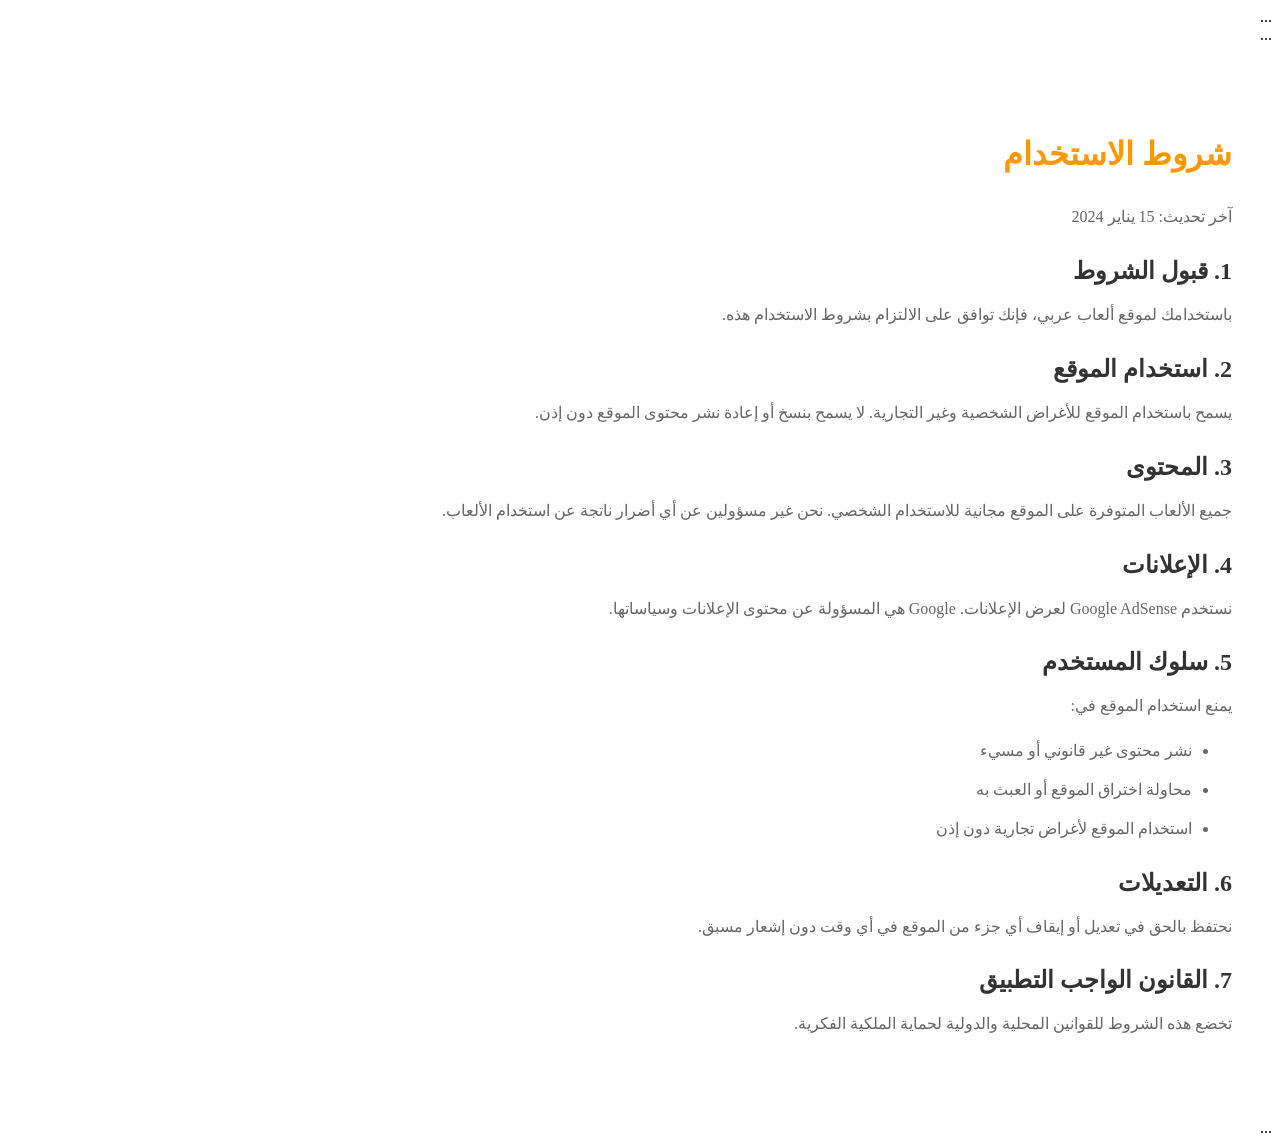
<file: terms.html>
<!DOCTYPE html>
<html lang="ar" dir="rtl">
<head>
    <meta charset="UTF-8">
    <meta name="viewport" content="width=device-width, initial-scale=1.0">
    <title>شروط الاستخدام - ألعاب عربي</title>
    <style>
        .terms-content {
            background: white;
            padding: 40px;
            border-radius: 15px;
            margin: 30px 0;
        }
        .terms-content h1 {
            color: #ff9800;
            margin-bottom: 30px;
        }
        .terms-content h2 {
            color: #333;
            margin: 25px 0 15px;
        }
        .terms-content p, .terms-content li {
            color: #666;
            line-height: 1.8;
            margin-bottom: 10px;
        }
    </style>
</head>
<body>
    <header>...</header>
    
    <div class="container">
        <div class="stats-bar">...</div>
        
        <div class="terms-content">
            <h1>شروط الاستخدام</h1>
            <p>آخر تحديث: 15 يناير 2024</p>
            
            <h2>1. قبول الشروط</h2>
            <p>باستخدامك لموقع ألعاب عربي، فإنك توافق على الالتزام بشروط الاستخدام هذه.</p>
            
            <h2>2. استخدام الموقع</h2>
            <p>يسمح باستخدام الموقع للأغراض الشخصية وغير التجارية. لا يسمح بنسخ أو إعادة نشر محتوى الموقع دون إذن.</p>
            
            <h2>3. المحتوى</h2>
            <p>جميع الألعاب المتوفرة على الموقع مجانية للاستخدام الشخصي. نحن غير مسؤولين عن أي أضرار ناتجة عن استخدام الألعاب.</p>
            
            <h2>4. الإعلانات</h2>
            <p>نستخدم Google AdSense لعرض الإعلانات. Google هي المسؤولة عن محتوى الإعلانات وسياساتها.</p>
            
            <h2>5. سلوك المستخدم</h2>
            <p>يمنع استخدام الموقع في:</p>
            <ul>
                <li>نشر محتوى غير قانوني أو مسيء</li>
                <li>محاولة اختراق الموقع أو العبث به</li>
                <li>استخدام الموقع لأغراض تجارية دون إذن</li>
            </ul>
            
            <h2>6. التعديلات</h2>
            <p>نحتفظ بالحق في تعديل أو إيقاف أي جزء من الموقع في أي وقت دون إشعار مسبق.</p>
            
            <h2>7. القانون الواجب التطبيق</h2>
            <p>تخضع هذه الشروط للقوانين المحلية والدولية لحماية الملكية الفكرية.</p>
        </div>
    </div>
    
    <footer>...</footer>
</body>
</html>
</file>
